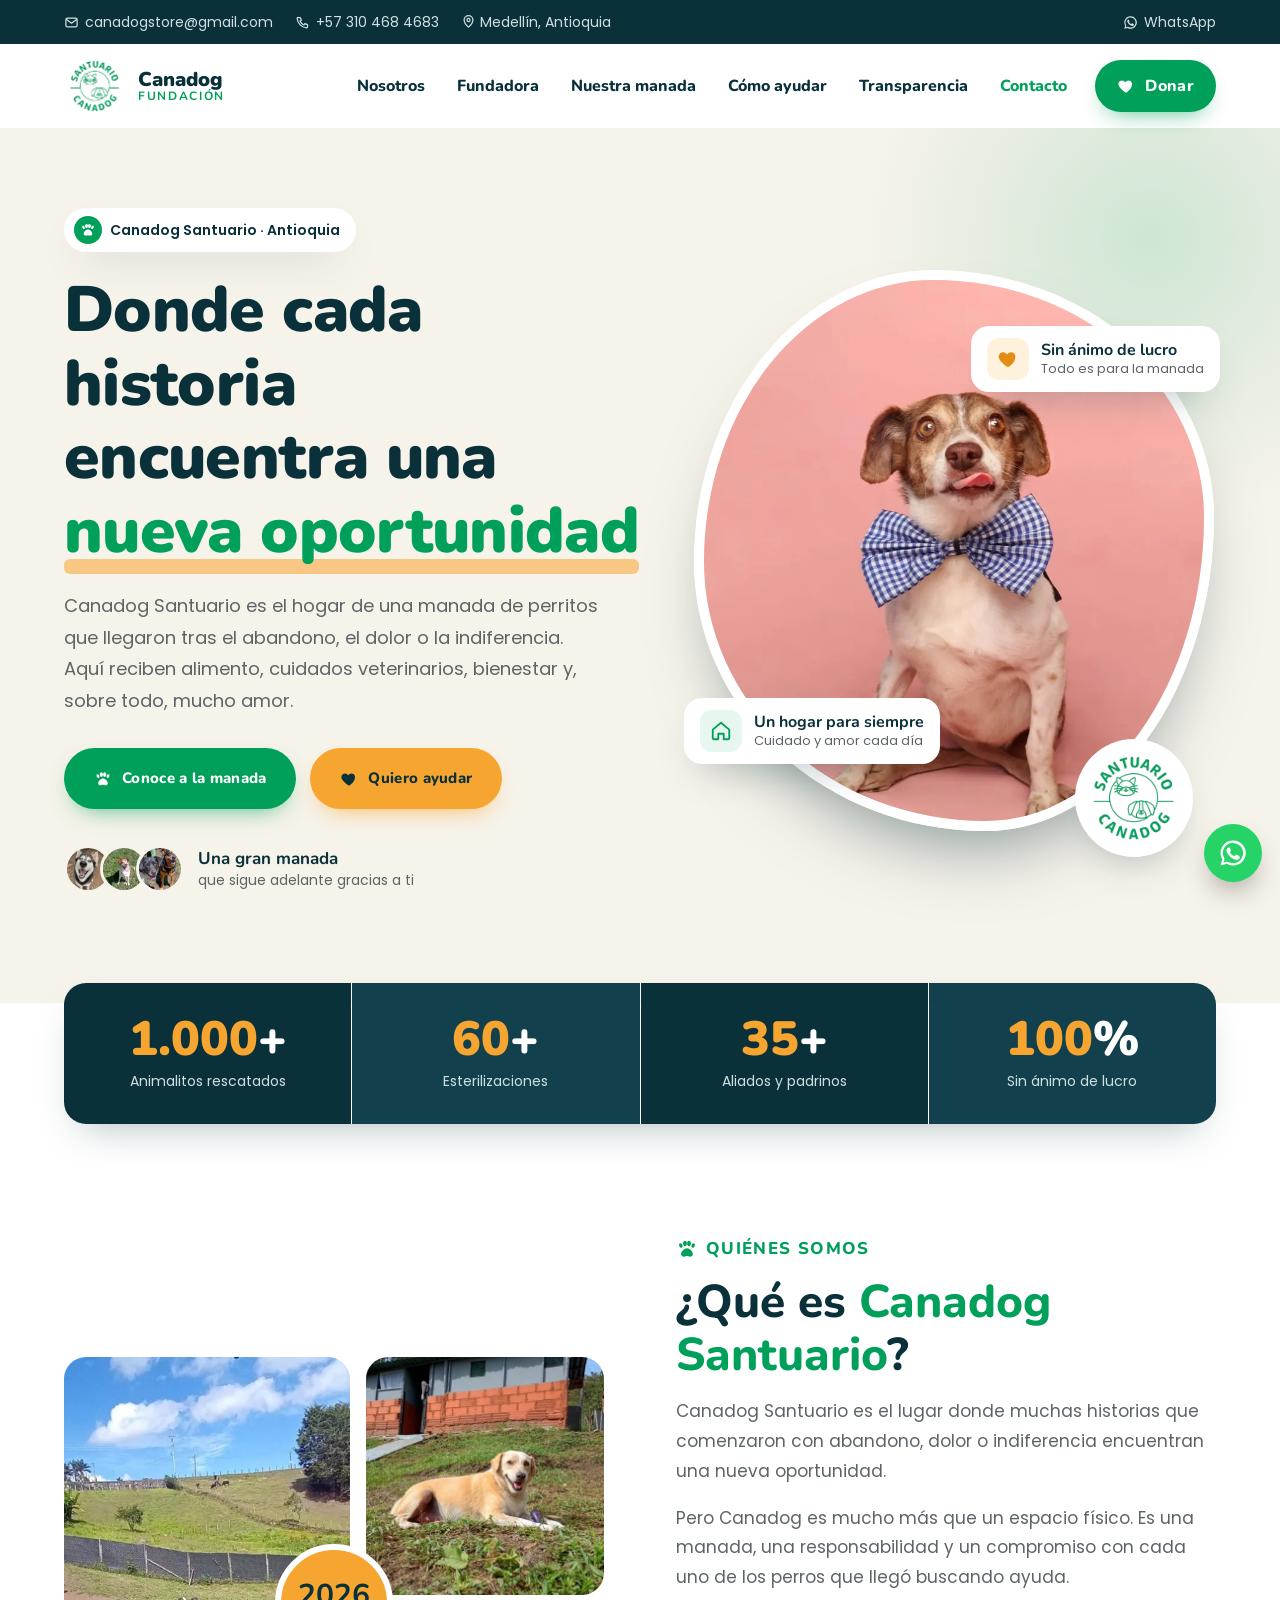
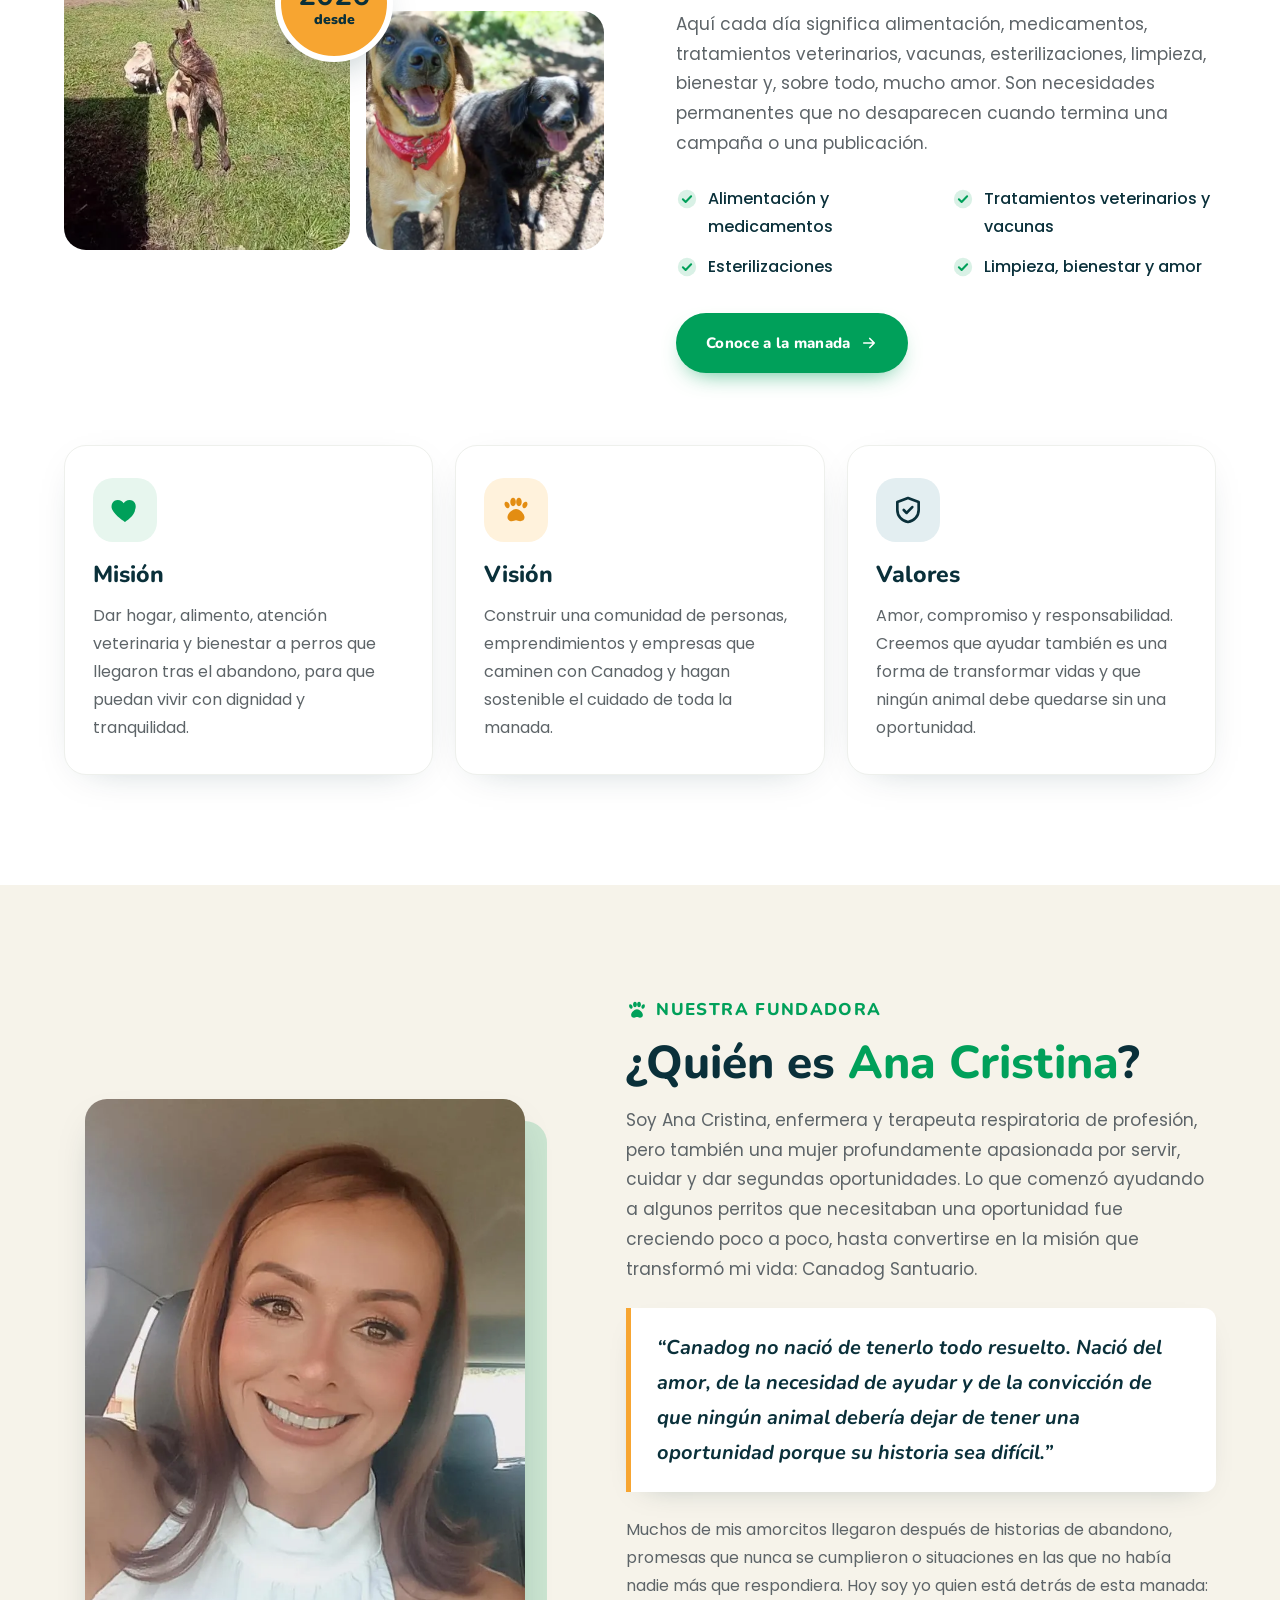
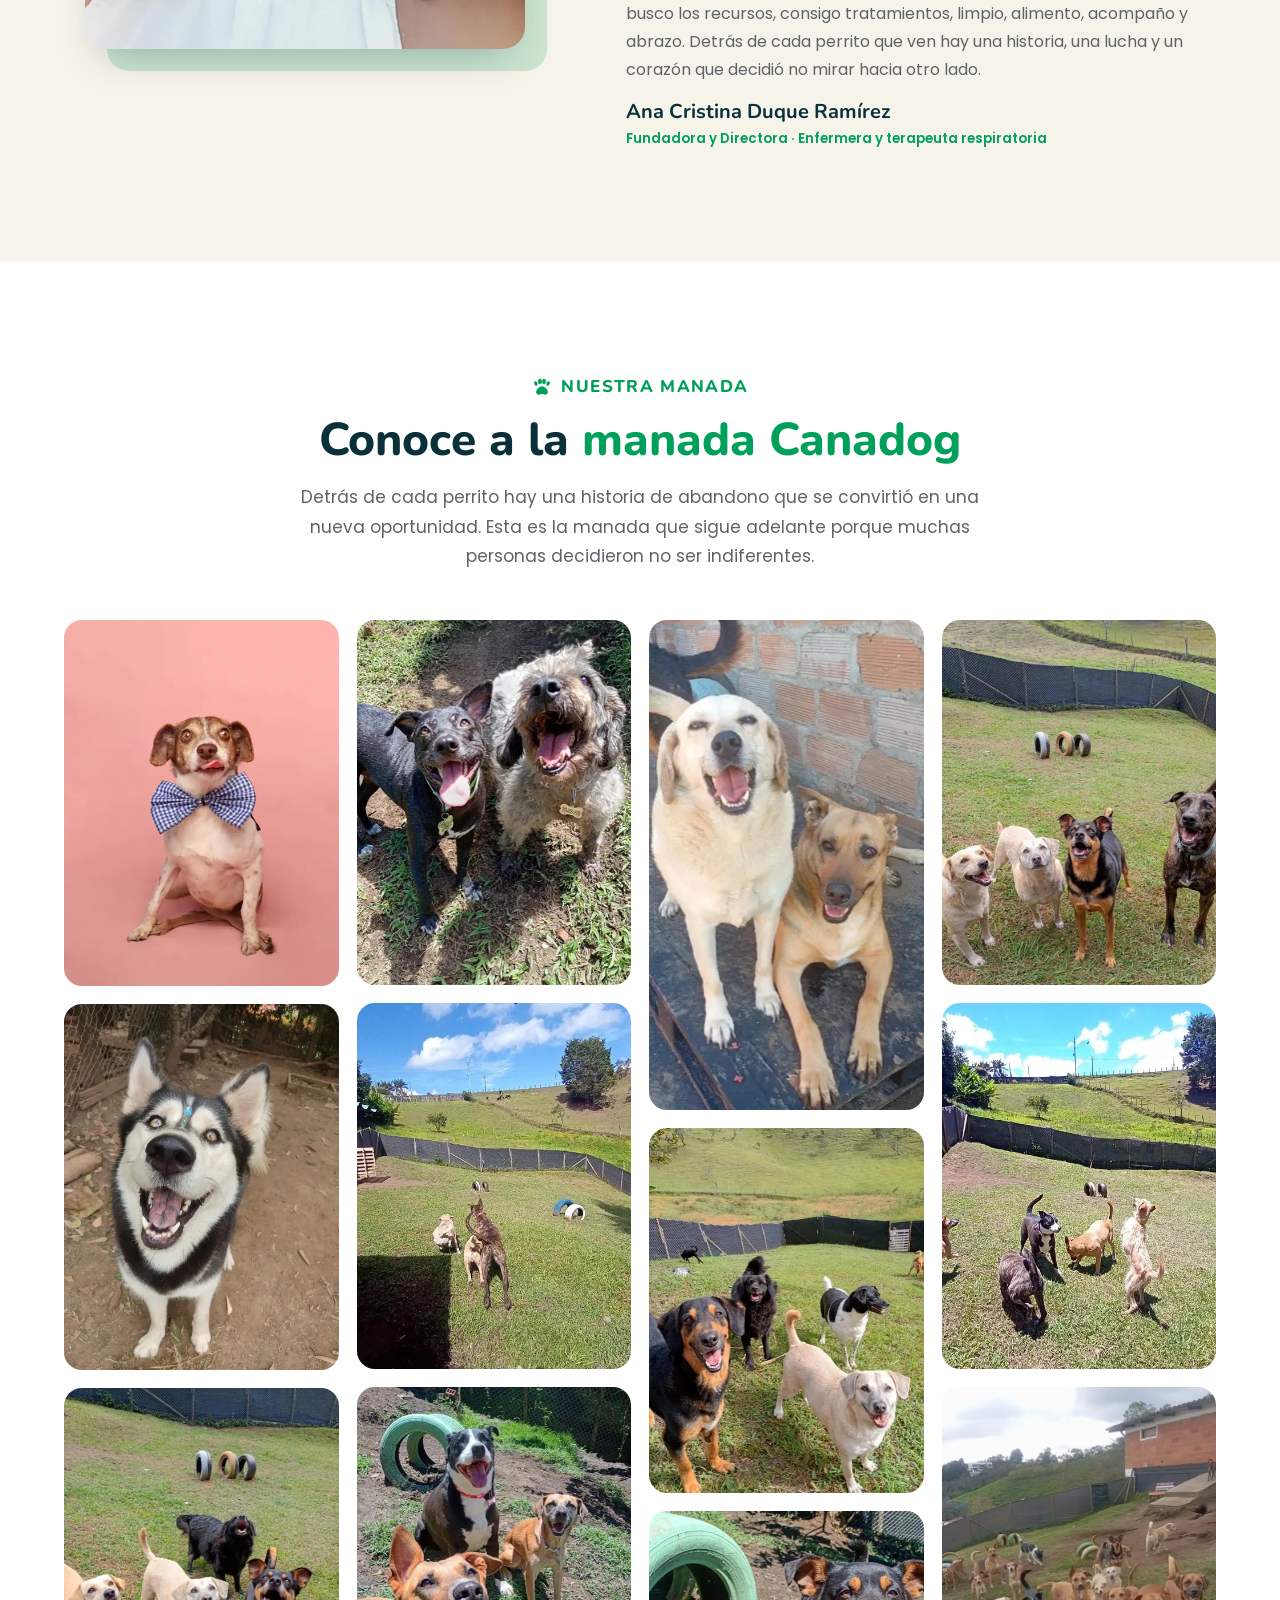
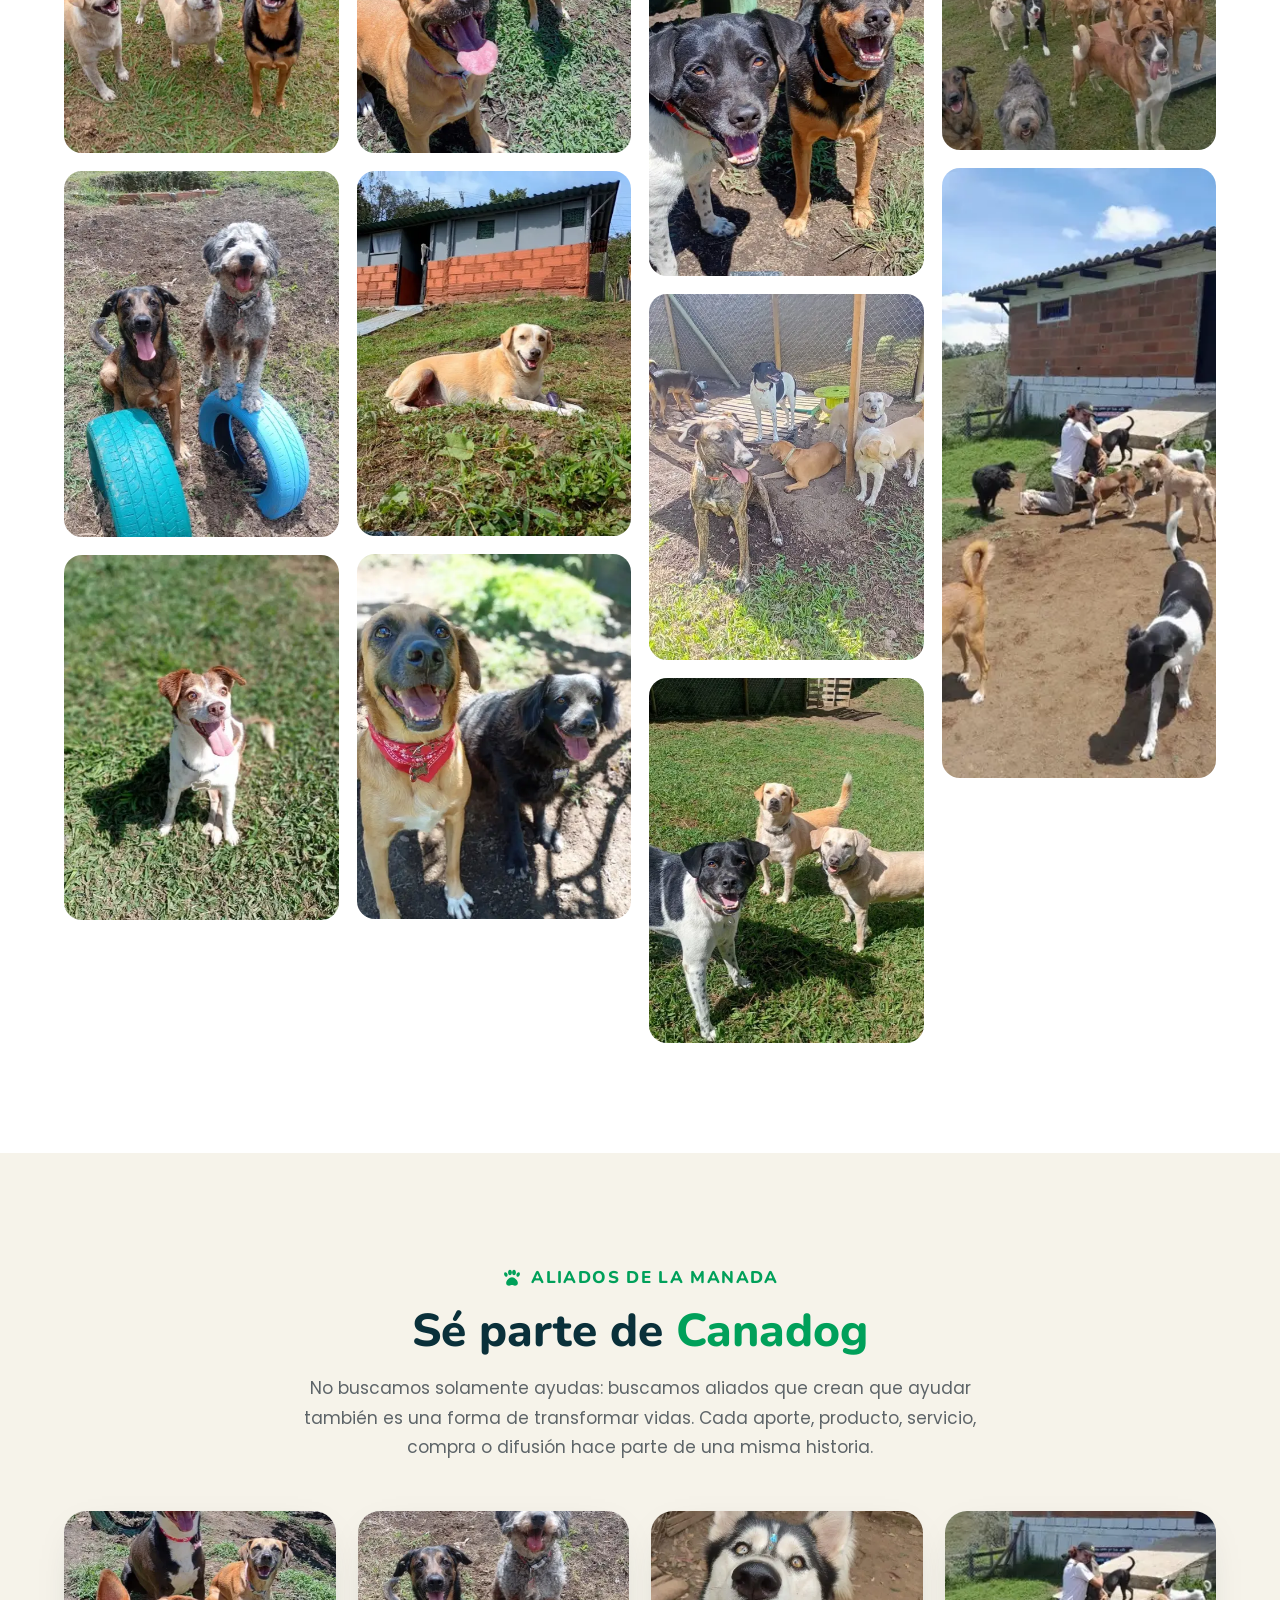
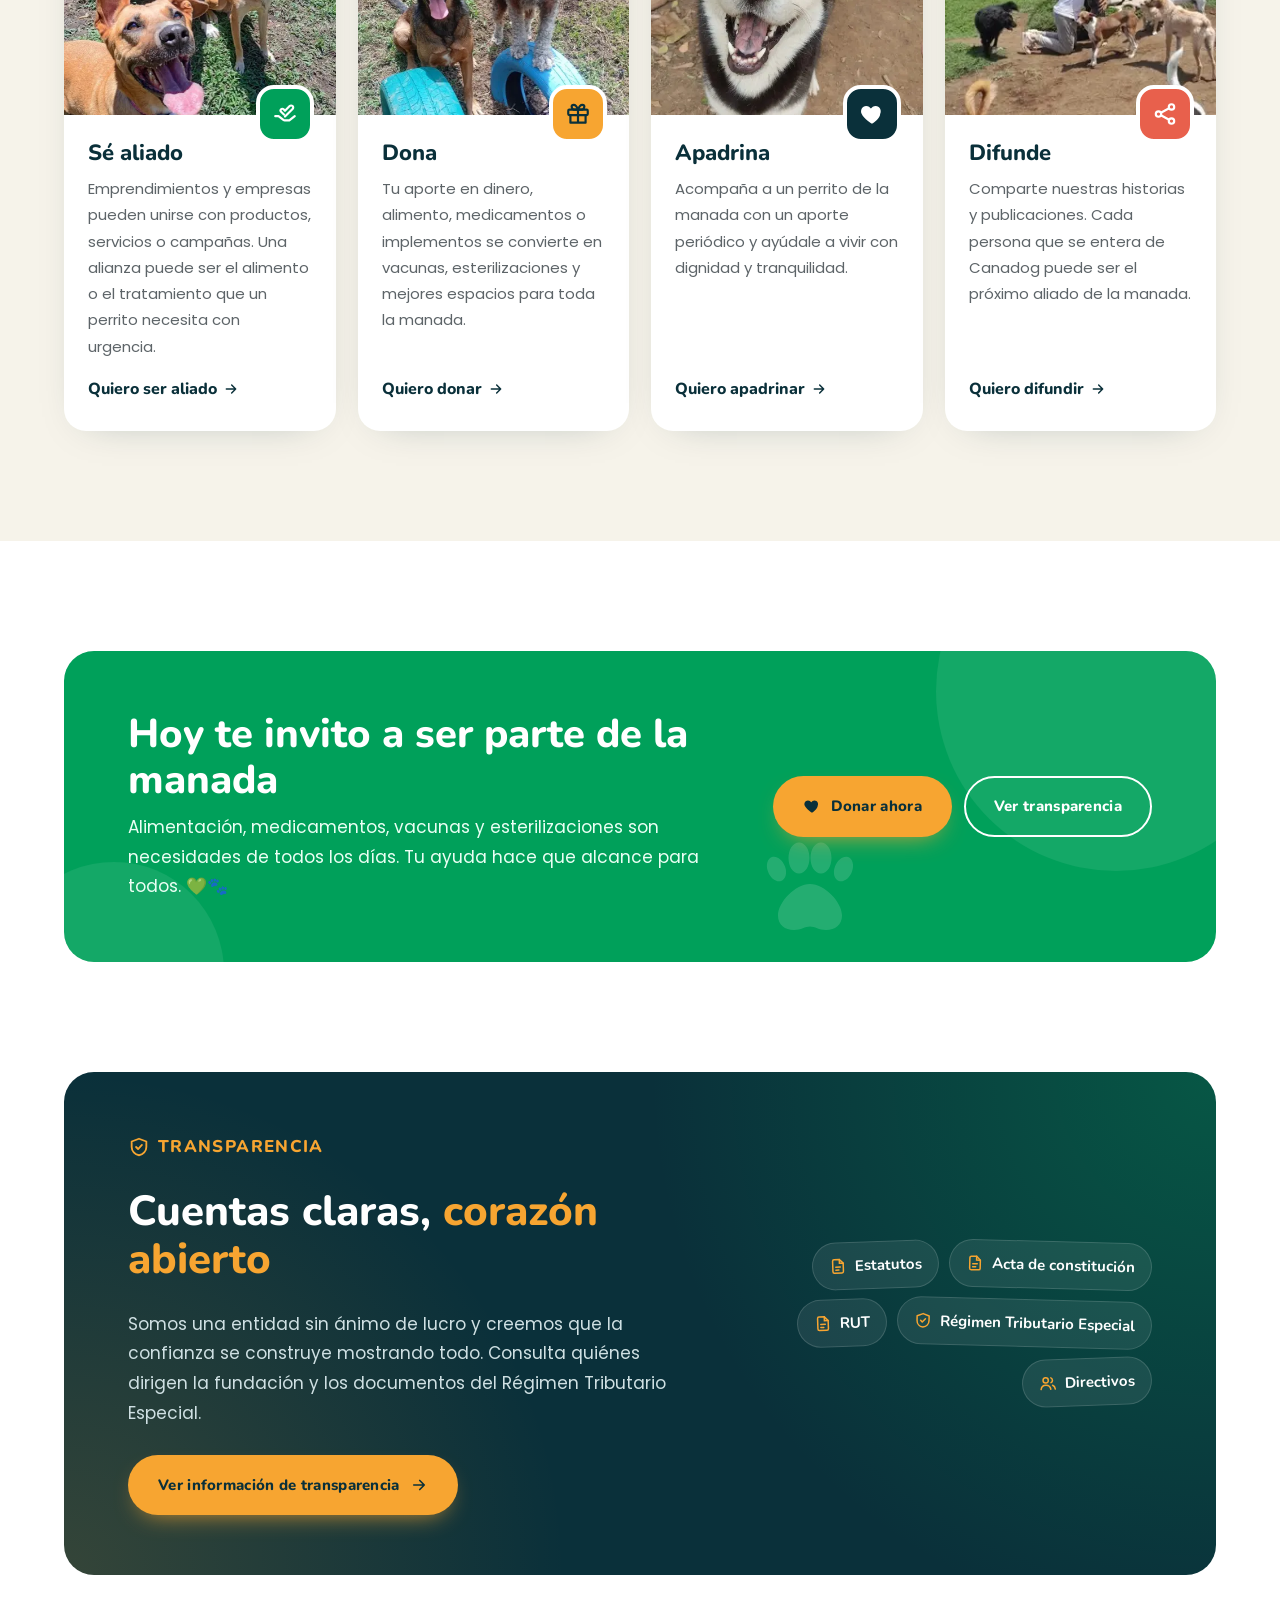
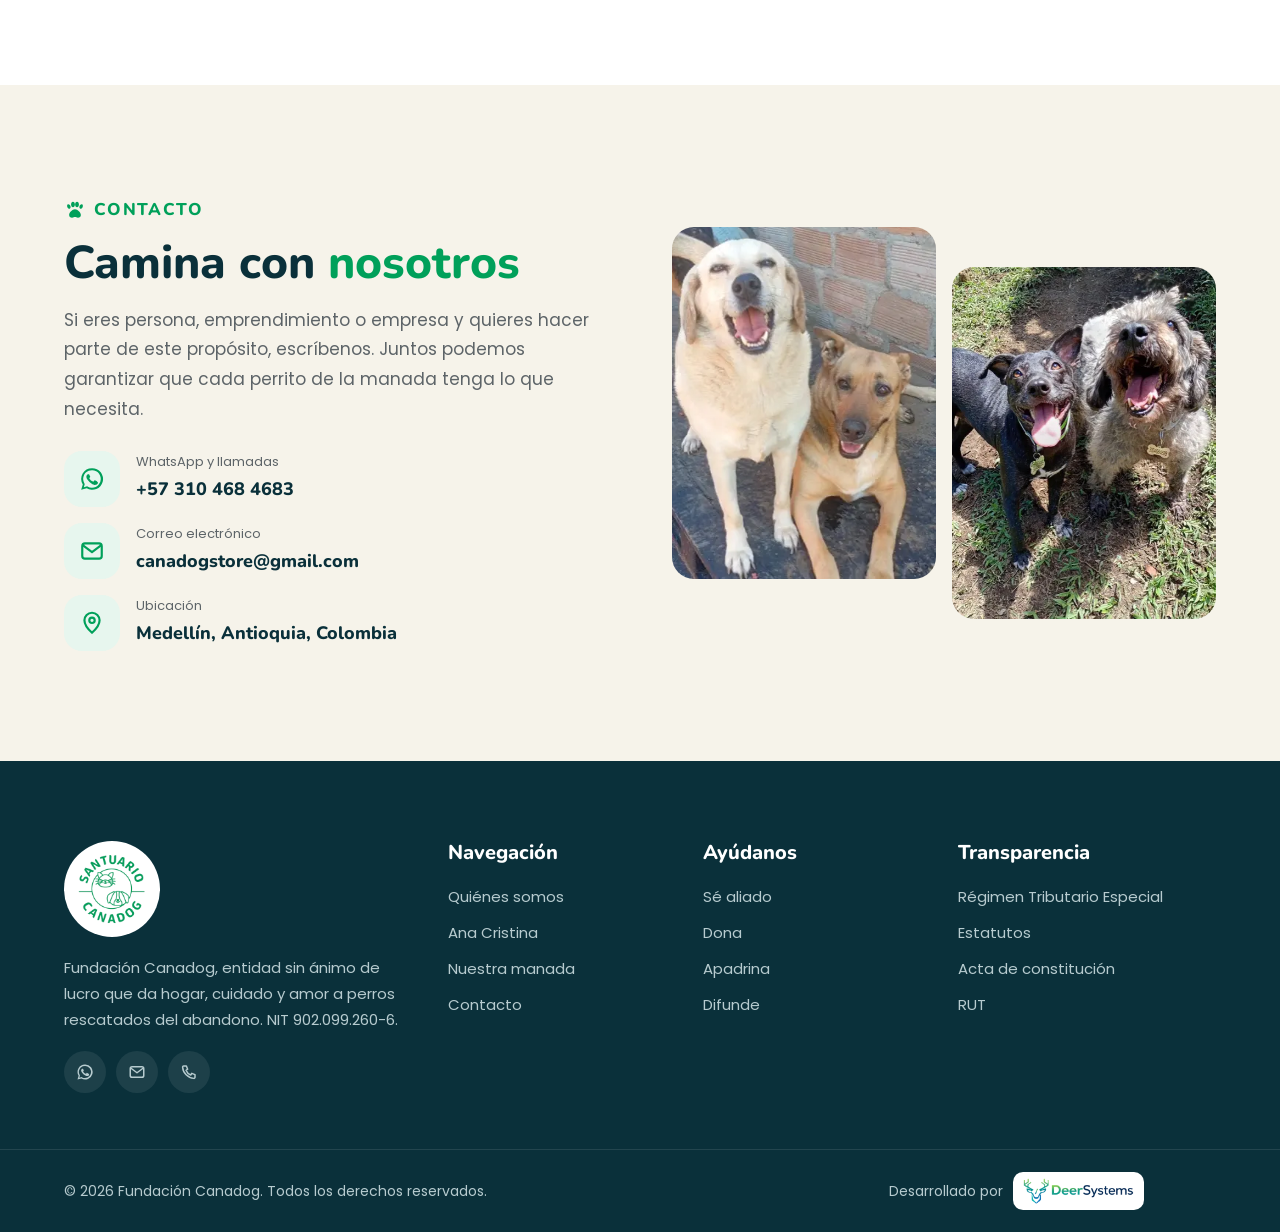
<file: index.html>
<!doctype html>
<html lang="es-CO" class="no-js">
<head>
  <meta charset="utf-8">
  <meta name="viewport" content="width=device-width, initial-scale=1">
  <title>Fundación Canadog | Santuario de perros rescatados en Medellín, Antioquia</title>
  <meta name="description" content="Canadog Santuario: más de 1.000 animalitos rescatados del abandono en Antioquia. Alimentación, tratamientos veterinarios, esterilizaciones y mucho amor. Dona, apadrina o sé aliado.">
  <meta name="keywords" content="Fundación Canadog, Canadog Santuario, santuario de perros Antioquia, perros rescatados Medellín, apadrinar perros, donar a fundación animal, aliados fundación animales, Ana Cristina Duque">
  <meta name="author" content="Fundación Canadog">
  <meta name="robots" content="index, follow, max-image-preview:large">
  <meta name="theme-color" content="#00a05a">
  <link rel="canonical" href="https://canadog.org/">

  <!-- Open Graph / redes sociales -->
  <meta property="og:type" content="website">
  <meta property="og:locale" content="es_CO">
  <meta property="og:site_name" content="Fundación Canadog">
  <meta property="og:title" content="Canadog Santuario | Una manada que sigue adelante gracias a ti">
  <meta property="og:description" content="Donde las historias de abandono encuentran una nueva oportunidad. Conoce a la manada Canadog y hazte aliado, padrino o donante.">
  <meta property="og:url" content="https://canadog.org/">
  <meta property="og:image" content="https://canadog.org/assets/img/og-canadog.jpg">
  <meta property="og:image:width" content="1200">
  <meta property="og:image:height" content="630">
  <meta property="og:image:alt" content="Logo del Santuario Canadog junto a un perrito rescatado con corbatín">
  <meta name="twitter:card" content="summary_large_image">
  <meta name="twitter:title" content="Canadog Santuario | Una manada que sigue adelante gracias a ti">
  <meta name="twitter:description" content="Donde las historias de abandono encuentran una nueva oportunidad. Conoce a la manada Canadog y hazte aliado, padrino o donante.">
  <meta name="twitter:image" content="https://canadog.org/assets/img/og-canadog.jpg">

  <link rel="icon" type="image/png" href="assets/img/favicon.png">
  <link rel="apple-touch-icon" href="assets/img/favicon.png">
  <link rel="manifest" href="site.webmanifest">

  <link rel="preconnect" href="https://fonts.googleapis.com">
  <link rel="preconnect" href="https://fonts.gstatic.com" crossorigin>
  <link href="https://fonts.googleapis.com/css2?family=Nunito:wght@700;800;900&family=Poppins:ital,wght@0,400;0,500;0,600;1,400&display=swap" rel="stylesheet">
  <link rel="preload" as="image" href="assets/img/animalitos/canadog-19.webp" fetchpriority="high">
  <link rel="stylesheet" href="assets/css/styles.css">

  <script type="application/ld+json">
  {
    "@context": "https://schema.org",
    "@graph": [
      {
        "@type": "NGO",
        "@id": "https://canadog.org/#organizacion",
        "name": "Fundación Canadog",
        "alternateName": "Santuario Canadog",
        "legalName": "Fundación Canadog",
        "taxID": "902.099.260-6",
        "nonprofitStatus": "NonprofitType",
        "foundingDate": "2026-06-23",
        "url": "https://canadog.org/",
        "logo": "https://canadog.org/assets/img/logo-canadog.png",
        "image": "https://canadog.org/assets/img/og-canadog.jpg",
        "description": "Santuario sin ánimo de lucro en Antioquia que brinda hogar, alimentación, atención veterinaria y bienestar a perros rescatados del abandono.",
        "email": "canadogstore@gmail.com",
        "telephone": "+57 310 468 4683",
        "address": {
          "@type": "PostalAddress",
          "addressLocality": "Medellín",
          "addressRegion": "Antioquia",
          "addressCountry": "CO"
        },
        "areaServed": "Antioquia, Colombia",
        "founder": {
          "@type": "Person",
          "name": "Ana Cristina Duque Ramírez",
          "jobTitle": "Fundadora y Directora",
          "image": "https://canadog.org/assets/img/ana-cristina-duque.webp"
        }
      },
      {
        "@type": "WebSite",
        "@id": "https://canadog.org/#sitio",
        "url": "https://canadog.org/",
        "name": "Fundación Canadog",
        "inLanguage": "es-CO",
        "publisher": { "@id": "https://canadog.org/#organizacion" }
      }
    ]
  }
  </script>
  <script>document.documentElement.classList.remove('no-js');</script>
</head>
<body>
  <!-- Iconos SVG reutilizables -->
  <svg width="0" height="0" style="position:absolute" aria-hidden="true" focusable="false">
    <symbol id="i-paw" viewBox="0 0 24 24"><path fill="currentColor" d="M12 11.2c-2.9 0-6.4 3.6-6.4 6.3 0 1.9 1.4 2.9 3.2 2.9 1.4 0 2.2-.7 3.2-.7s1.8.7 3.2.7c1.8 0 3.2-1 3.2-2.9 0-2.7-3.5-6.3-6.4-6.3ZM6.2 10.6c.9-.3 1.3-1.6.8-2.9-.5-1.4-1.7-2.2-2.6-1.9-.9.3-1.3 1.6-.8 2.9.5 1.4 1.7 2.2 2.6 1.9Zm3.6-1.5c1.2 0 2.1-1.4 2.1-3.1S11 2.9 9.8 2.9 7.7 4.3 7.7 6s.9 3.1 2.1 3.1Zm4.4 0c1.2 0 2.1-1.4 2.1-3.1s-.9-3.1-2.1-3.1-2.1 1.4-2.1 3.1.9 3.1 2.1 3.1Zm5.4-3.3c-.9-.3-2.1.5-2.6 1.9-.5 1.3-.1 2.6.8 2.9.9.3 2.1-.5 2.6-1.9.5-1.3.1-2.6-.8-2.9Z"/></symbol>
    <symbol id="i-heart" viewBox="0 0 24 24"><path fill="currentColor" d="M12 21s-7.5-4.6-9.6-9.3C.9 8.3 3 4.5 6.6 4.5c2.1 0 3.5 1.1 4.4 2.5.9-1.4 2.3-2.5 4.4-2.5 3.6 0 5.7 3.8 4.2 7.2C19.5 16.4 12 21 12 21Z"/></symbol>
    <symbol id="i-check" viewBox="0 0 24 24"><circle cx="12" cy="12" r="10" fill="currentColor" opacity=".15"/><path d="m7.5 12.3 3 3 6-6.3" fill="none" stroke="currentColor" stroke-width="2.2" stroke-linecap="round" stroke-linejoin="round"/></symbol>
    <symbol id="i-arrow" viewBox="0 0 24 24"><path d="M5 12h14m-6-6 6 6-6 6" fill="none" stroke="currentColor" stroke-width="2.2" stroke-linecap="round" stroke-linejoin="round"/></symbol>
    <symbol id="i-home" viewBox="0 0 24 24"><path d="M3 10.5 12 3l9 7.5V20a1 1 0 0 1-1 1h-5v-6H9v6H4a1 1 0 0 1-1-1v-9.5Z" fill="none" stroke="currentColor" stroke-width="2" stroke-linejoin="round"/></symbol>
    <symbol id="i-shield" viewBox="0 0 24 24"><path d="M12 3 4 6v6c0 4.6 3.4 8.3 8 9 4.6-.7 8-4.4 8-9V6l-8-3Z" fill="none" stroke="currentColor" stroke-width="2" stroke-linejoin="round"/><path d="m8.8 12 2.2 2.2 4.2-4.4" fill="none" stroke="currentColor" stroke-width="2" stroke-linecap="round" stroke-linejoin="round"/></symbol>
    <symbol id="i-med" viewBox="0 0 24 24"><rect x="3" y="6" width="18" height="14" rx="3" fill="none" stroke="currentColor" stroke-width="2"/><path d="M9 6V4.5A1.5 1.5 0 0 1 10.5 3h3A1.5 1.5 0 0 1 15 4.5V6M12 10v6m-3-3h6" fill="none" stroke="currentColor" stroke-width="2" stroke-linecap="round"/></symbol>
    <symbol id="i-users" viewBox="0 0 24 24"><circle cx="9" cy="8" r="3.5" fill="none" stroke="currentColor" stroke-width="2"/><path d="M2.5 20c.6-3.4 3.2-5.5 6.5-5.5s5.9 2.1 6.5 5.5M16 4.8a3.5 3.5 0 0 1 0 6.4M18 14.8c1.9.8 3.2 2.6 3.5 5.2" fill="none" stroke="currentColor" stroke-width="2" stroke-linecap="round"/></symbol>
    <symbol id="i-gift" viewBox="0 0 24 24"><rect x="3" y="8" width="18" height="5" rx="1" fill="none" stroke="currentColor" stroke-width="2"/><path d="M5 13v7h14v-7M12 8v12M12 8S10.5 3.5 8 3.5 5.5 7 8 8h4Zm0 0s1.5-4.5 4-4.5S18.5 7 16 8h-4Z" fill="none" stroke="currentColor" stroke-width="2" stroke-linejoin="round"/></symbol>
    <symbol id="i-hand" viewBox="0 0 24 24"><path d="M11 12.5 8.4 9.9a1.6 1.6 0 1 1 2.3-2.3L12 9l4.3-4.3a1.9 1.9 0 0 1 2.7 2.7L12 14.3M3 14h3l4.5 3.5a2 2 0 0 0 1.2.4H16l5-3.9" fill="none" stroke="currentColor" stroke-width="2" stroke-linecap="round" stroke-linejoin="round"/></symbol>
    <symbol id="i-share" viewBox="0 0 24 24"><circle cx="18" cy="5.5" r="2.5" fill="none" stroke="currentColor" stroke-width="2"/><circle cx="6" cy="12" r="2.5" fill="none" stroke="currentColor" stroke-width="2"/><circle cx="18" cy="18.5" r="2.5" fill="none" stroke="currentColor" stroke-width="2"/><path d="m8.2 10.8 7.6-4.1M8.2 13.2l7.6 4.1" fill="none" stroke="currentColor" stroke-width="2"/></symbol>
    <symbol id="i-phone" viewBox="0 0 24 24"><path d="M5 4h3.5l1.7 4.3-2.2 1.4a11 11 0 0 0 6.3 6.3l1.4-2.2L20 15.5V19a1.5 1.5 0 0 1-1.6 1.5C10.6 20 4 13.4 3.5 5.6A1.5 1.5 0 0 1 5 4Z" fill="none" stroke="currentColor" stroke-width="2" stroke-linejoin="round"/></symbol>
    <symbol id="i-mail" viewBox="0 0 24 24"><rect x="3" y="5" width="18" height="14" rx="2.5" fill="none" stroke="currentColor" stroke-width="2"/><path d="m4 7 8 6 8-6" fill="none" stroke="currentColor" stroke-width="2" stroke-linecap="round" stroke-linejoin="round"/></symbol>
    <symbol id="i-pin" viewBox="0 0 24 24"><path d="M12 21s7-6.2 7-11.5A7 7 0 0 0 5 9.5C5 14.8 12 21 12 21Z" fill="none" stroke="currentColor" stroke-width="2" stroke-linejoin="round"/><circle cx="12" cy="9.5" r="2.5" fill="none" stroke="currentColor" stroke-width="2"/></symbol>
    <symbol id="i-file" viewBox="0 0 24 24"><path d="M14 3H7a2 2 0 0 0-2 2v14a2 2 0 0 0 2 2h10a2 2 0 0 0 2-2V8l-5-5Z" fill="none" stroke="currentColor" stroke-width="2" stroke-linejoin="round"/><path d="M14 3v5h5M9 13h6M9 17h4" fill="none" stroke="currentColor" stroke-width="2" stroke-linecap="round"/></symbol>
    <symbol id="i-clock" viewBox="0 0 24 24"><circle cx="12" cy="12" r="9" fill="none" stroke="currentColor" stroke-width="2"/><path d="M12 7v5l3 2" fill="none" stroke="currentColor" stroke-width="2" stroke-linecap="round"/></symbol>
    <symbol id="i-zoom" viewBox="0 0 24 24"><circle cx="11" cy="11" r="6.5" fill="none" stroke="currentColor" stroke-width="2.2"/><path d="m16 16 4.5 4.5M11 8.5v5M8.5 11h5" fill="none" stroke="currentColor" stroke-width="2.2" stroke-linecap="round"/></symbol>
    <symbol id="i-close" viewBox="0 0 24 24"><path d="m6 6 12 12M18 6 6 18" fill="none" stroke="currentColor" stroke-width="2.2" stroke-linecap="round"/></symbol>
    <symbol id="i-left" viewBox="0 0 24 24"><path d="m15 5-7 7 7 7" fill="none" stroke="currentColor" stroke-width="2.2" stroke-linecap="round" stroke-linejoin="round"/></symbol>
    <symbol id="i-right" viewBox="0 0 24 24"><path d="m9 5 7 7-7 7" fill="none" stroke="currentColor" stroke-width="2.2" stroke-linecap="round" stroke-linejoin="round"/></symbol>
    <symbol id="i-menu" viewBox="0 0 24 24"><path d="M4 7h16M4 12h16M4 17h10" fill="none" stroke="currentColor" stroke-width="2.2" stroke-linecap="round"/></symbol>
    <symbol id="i-whatsapp" viewBox="0 0 24 24"><path fill="currentColor" d="M12 2a9.9 9.9 0 0 0-8.5 15L2 22l5.1-1.4A10 10 0 1 0 12 2Zm0 18.1a8.1 8.1 0 0 1-4.2-1.2l-.3-.2-3 .8.8-2.9-.2-.3A8.1 8.1 0 1 1 12 20.1Zm4.5-6.1c-.2-.1-1.5-.7-1.7-.8-.2-.1-.4-.1-.6.1l-.8 1c-.1.2-.3.2-.5.1a6.6 6.6 0 0 1-3.3-2.9c-.2-.4.2-.4.7-1.3.1-.2 0-.3 0-.4l-.8-1.8c-.2-.5-.4-.4-.6-.4h-.5a1 1 0 0 0-.7.3 3 3 0 0 0-.9 2.2 5.2 5.2 0 0 0 1.1 2.7 11.8 11.8 0 0 0 4.5 4c1.7.7 2.3.8 3.2.6.5-.1 1.5-.6 1.7-1.2.2-.6.2-1.1.2-1.2-.1-.1-.3-.2-.5-.3Z"/></symbol>
  </svg>

  <a class="skip-link" href="#contenido">Saltar al contenido</a>

  <div class="topbar">
    <div class="container">
      <div class="topbar__info">
        <a href="mailto:canadogstore@gmail.com"><svg aria-hidden="true"><use href="#i-mail"/></svg>canadogstore@gmail.com</a>
        <a href="tel:+573104684683"><svg aria-hidden="true"><use href="#i-phone"/></svg>+57 310 468 4683</a>
        <span><svg aria-hidden="true" style="width:15px;height:15px;vertical-align:-2px"><use href="#i-pin"/></svg> Medellín, Antioquia</span>
      </div>
      <div class="topbar__social">
        <a href="https://wa.me/573104684683" target="_blank" rel="noopener" aria-label="Escríbenos por WhatsApp"><svg aria-hidden="true"><use href="#i-whatsapp"/></svg>WhatsApp</a>
      </div>
    </div>
  </div>

  <header class="site-header" id="top">
    <div class="container">
      <a class="brand" href="#top" aria-label="Fundación Canadog, ir al inicio">
        <img src="assets/img/logo-canadog.webp" alt="Logo Santuario Canadog" width="62" height="62">
        <span class="brand__name">Canadog <small>Fundación</small></span>
      </a>
      <button class="nav-toggle" type="button" aria-controls="menu" aria-expanded="false" aria-label="Abrir menú">
        <svg aria-hidden="true"><use href="#i-menu"/></svg>
      </button>
      <nav class="nav" id="menu" aria-label="Menú principal">
        <ul class="nav__list">
          <li><a href="#nosotros">Nosotros</a></li>
          <li><a href="#fundadora">Fundadora</a></li>
          <li><a href="#peludos">Nuestra manada</a></li>
          <li><a href="#ayudar">Cómo ayudar</a></li>
          <li><a href="transparencia/">Transparencia</a></li>
          <li><a href="#contacto">Contacto</a></li>
          <li class="nav__cta"><a class="btn btn--sm" href="#ayudar"><svg aria-hidden="true"><use href="#i-heart"/></svg>Donar</a></li>
        </ul>
      </nav>
    </div>
  </header>

  <main id="contenido">

    <!-- ============ HERO ============ -->
    <section class="hero" aria-labelledby="hero-title">
      <div class="container">
        <div class="hero__text reveal">
          <p class="hero__eyebrow"><span><svg aria-hidden="true"><use href="#i-paw"/></svg></span>Canadog Santuario · Antioquia</p>
          <h1 id="hero-title">Donde cada historia encuentra&nbsp;una <em>nueva oportunidad</em></h1>
          <p class="hero__lead">Canadog Santuario es el hogar de una manada de perritos que llegaron tras el abandono, el dolor o la indiferencia. Aquí reciben alimento, cuidados veterinarios, bienestar y, sobre todo, mucho amor.</p>
          <div class="hero__actions">
            <a class="btn" href="#peludos"><svg aria-hidden="true"><use href="#i-paw"/></svg>Conoce a la manada</a>
            <a class="btn btn--accent" href="#ayudar"><svg aria-hidden="true"><use href="#i-heart"/></svg>Quiero ayudar</a>
          </div>
          <div class="hero__trust">
            <div class="avatars" aria-hidden="true">
              <img src="assets/img/animalitos/thumbs/canadog-07.webp" alt="" width="48" height="48">
              <img src="assets/img/animalitos/thumbs/canadog-10.webp" alt="" width="48" height="48">
              <img src="assets/img/animalitos/thumbs/canadog-16.webp" alt="" width="48" height="48">
            </div>
            <p><strong>Una gran manada</strong>que sigue adelante gracias a ti</p>
          </div>
        </div>

        <div class="hero__media reveal">
          <div class="hero__blob">
            <img src="assets/img/animalitos/canadog-19.webp"
                 srcset="assets/img/animalitos/thumbs/canadog-19.webp 480w, assets/img/animalitos/canadog-19.webp 825w"
                 sizes="(min-width: 992px) 520px, 90vw"
                 alt="Perrito criollo rescatado por la Fundación Canadog, con corbatín de cuadros sobre fondo rosado"
                 width="825" height="1100" fetchpriority="high">
          </div>
          <div class="hero__badge hero__badge--a floating">
            <span class="ico"><svg aria-hidden="true"><use href="#i-home"/></svg></span>
            <span><strong>Un hogar para siempre</strong>Cuidado y amor cada día</span>
          </div>
          <div class="hero__badge hero__badge--b floating floating--delay">
            <span class="ico"><svg aria-hidden="true"><use href="#i-heart"/></svg></span>
            <span><strong>Sin ánimo de lucro</strong>Todo es para la manada</span>
          </div>
          <img class="hero__logo" src="assets/img/logo-canadog.webp" alt="" width="118" height="118" aria-hidden="true">
        </div>
      </div>
    </section>

    <!-- ============ CONTADORES ============ -->
    <!-- PLACEHOLDER: "1.000+ animalitos rescatados" es real; las demás cifras aún son de ejemplo -->
    <section class="stats" aria-label="Canadog en cifras">
      <div class="container">
        <div class="stats__grid">
          <div class="stat"><strong><span data-count="1000">1.000</span>+</strong><p>Animalitos rescatados</p></div>
          <div class="stat"><strong><span data-count="60">60</span>+</strong><p>Esterilizaciones</p></div>
          <div class="stat"><strong><span data-count="35">35</span>+</strong><p>Aliados y padrinos</p></div>
          <div class="stat"><strong><span data-count="100">100</span>%</strong><p>Sin ánimo de lucro</p></div>
        </div>
      </div>
    </section>

    <!-- ============ NOSOTROS ============ -->
    <section class="section" id="nosotros" aria-labelledby="nosotros-title">
      <div class="container">
        <div class="about">
          <div class="about__collage reveal">
            <img class="tall" src="assets/img/animalitos/thumbs/canadog-09.webp" alt="Vista del Santuario Canadog entre montañas, con perros jugando en el prado" width="480" height="640" loading="lazy">
            <img class="sq" src="assets/img/animalitos/thumbs/canadog-06.webp" alt="Perrita de pelaje dorado descansando en el césped junto a la casa del santuario" width="481" height="640" loading="lazy">
            <img class="sq" src="assets/img/animalitos/thumbs/canadog-13.webp" alt="Perrita con pañoleta roja junto a un perro negro en el santuario" width="481" height="640" loading="lazy">
            <div class="about__stamp" aria-hidden="true"><span><b>2026</b>desde</span></div>
          </div>
          <div class="reveal">
            <div class="section-title" style="margin-bottom:0">
              <p class="sub-title"><svg aria-hidden="true"><use href="#i-paw"/></svg>Quiénes somos</p>
              <h2 id="nosotros-title">¿Qué es <span>Canadog Santuario</span>?</h2>
              <p>Canadog Santuario es el lugar donde muchas historias que comenzaron con abandono, dolor o indiferencia encuentran una nueva oportunidad.</p>
              <p>Pero Canadog es mucho más que un espacio físico. Es una manada, una responsabilidad y un compromiso con cada uno de los perros que llegó buscando ayuda.</p>
              <p>Aquí cada día significa alimentación, medicamentos, tratamientos veterinarios, vacunas, esterilizaciones, limpieza, bienestar y, sobre todo, mucho amor. Son necesidades permanentes que no desaparecen cuando termina una campaña o una publicación.</p>
            </div>
            <ul class="checklist">
              <li><svg aria-hidden="true"><use href="#i-check"/></svg>Alimentación y medicamentos</li>
              <li><svg aria-hidden="true"><use href="#i-check"/></svg>Tratamientos veterinarios y vacunas</li>
              <li><svg aria-hidden="true"><use href="#i-check"/></svg>Esterilizaciones</li>
              <li><svg aria-hidden="true"><use href="#i-check"/></svg>Limpieza, bienestar y amor</li>
            </ul>
            <a class="btn" href="#peludos">Conoce a la manada <svg aria-hidden="true"><use href="#i-arrow"/></svg></a>
          </div>
        </div>

        <div class="pillars">
          <article class="pillar reveal">
            <div class="ico"><svg aria-hidden="true"><use href="#i-heart"/></svg></div>
            <h3>Misión</h3>
            <p>Dar hogar, alimento, atención veterinaria y bienestar a perros que llegaron tras el abandono, para que puedan vivir con dignidad y tranquilidad.</p>
          </article>
          <article class="pillar reveal">
            <div class="ico"><svg aria-hidden="true"><use href="#i-paw"/></svg></div>
            <h3>Visión</h3>
            <p>Construir una comunidad de personas, emprendimientos y empresas que caminen con Canadog y hagan sostenible el cuidado de toda la manada.</p>
          </article>
          <article class="pillar reveal">
            <div class="ico"><svg aria-hidden="true"><use href="#i-shield"/></svg></div>
            <h3>Valores</h3>
            <p>Amor, compromiso y responsabilidad. Creemos que ayudar también es una forma de transformar vidas y que ningún animal debe quedarse sin una oportunidad.</p>
          </article>
        </div>
      </div>
    </section>

    <!-- ============ FUNDADORA ============ -->
    <section class="section section--cream" id="fundadora" aria-labelledby="fundadora-title">
      <div class="container">
        <div class="founder">
          <div class="founder__photo reveal">
            <img class="founder__img" src="assets/img/ana-cristina-duque.webp" alt="Ana Cristina Duque Ramírez, fundadora y directora de Canadog Santuario" width="720" height="900" loading="lazy">
          </div>
          <div class="reveal">
            <div class="section-title" style="margin-bottom:0">
              <p class="sub-title"><svg aria-hidden="true"><use href="#i-paw"/></svg>Nuestra fundadora</p>
              <h2 id="fundadora-title">¿Quién es <span>Ana Cristina</span>?</h2>
              <p>Soy Ana Cristina, enfermera y terapeuta respiratoria de profesión, pero también una mujer profundamente apasionada por servir, cuidar y dar segundas oportunidades. Lo que comenzó ayudando a algunos perritos que necesitaban una oportunidad fue creciendo poco a poco, hasta convertirse en la misión que transformó mi vida: Canadog Santuario.</p>
            </div>
            <blockquote>“Canadog no nació de tenerlo todo resuelto. Nació del amor, de la necesidad de ayudar y de la convicción de que ningún animal debería dejar de tener una oportunidad porque su historia sea difícil.”</blockquote>
            <p>Muchos de mis amorcitos llegaron después de historias de abandono, promesas que nunca se cumplieron o situaciones en las que no había nadie más que respondiera. Hoy soy yo quien está detrás de esta manada: busco los recursos, consigo tratamientos, limpio, alimento, acompaño y abrazo. Detrás de cada perrito que ven hay una historia, una lucha y un corazón que decidió no mirar hacia otro lado.</p>
            <div class="founder__sign">
              <div>
                <strong>Ana Cristina Duque Ramírez</strong>
                <small>Fundadora y Directora · Enfermera y terapeuta respiratoria</small>
              </div>
            </div>
          </div>
        </div>
      </div>
    </section>

    <!-- ============ GALERÍA ============ -->
    <section class="section" id="peludos" aria-labelledby="peludos-title">
      <div class="container">
        <div class="section-title section-title--center reveal">
          <p class="sub-title"><svg aria-hidden="true"><use href="#i-paw"/></svg>Nuestra manada</p>
          <h2 id="peludos-title">Conoce a la <span>manada Canadog</span></h2>
          <p>Detrás de cada perrito hay una historia de abandono que se convirtió en una nueva oportunidad. Esta es la manada que sigue adelante porque muchas personas decidieron no ser indiferentes.</p>
        </div>

        <div class="gallery" data-gallery>
          <button class="gallery__item" type="button" data-full="assets/img/animalitos/canadog-19.webp"><img src="assets/img/animalitos/thumbs/canadog-19.webp" alt="Perrito criollo con corbatín de cuadros sobre fondo rosado" width="480" height="640" loading="lazy"><span class="gallery__zoom" aria-hidden="true"><svg><use href="#i-zoom"/></svg></span></button>
          <button class="gallery__item" type="button" data-full="assets/img/animalitos/canadog-07.webp"><img src="assets/img/animalitos/thumbs/canadog-07.webp" alt="Perro husky de ojos claros mirando a la cámara en el santuario" width="480" height="640" loading="lazy"><span class="gallery__zoom" aria-hidden="true"><svg><use href="#i-zoom"/></svg></span></button>
          <button class="gallery__item" type="button" data-full="assets/img/animalitos/canadog-02.webp"><img src="assets/img/animalitos/thumbs/canadog-02.webp" alt="Cuatro perros rescatados posando en el prado del santuario" width="481" height="640" loading="lazy"><span class="gallery__zoom" aria-hidden="true"><svg><use href="#i-zoom"/></svg></span></button>
          <button class="gallery__item" type="button" data-full="assets/img/animalitos/canadog-12.webp"><img src="assets/img/animalitos/thumbs/canadog-12.webp" alt="Dos perros apoyados sobre llantas de colores en el parque de juegos" width="481" height="640" loading="lazy"><span class="gallery__zoom" aria-hidden="true"><svg><use href="#i-zoom"/></svg></span></button>
          <button class="gallery__item" type="button" data-full="assets/img/animalitos/canadog-10.webp"><img src="assets/img/animalitos/thumbs/canadog-10.webp" alt="Perrito blanco con manchas cafés sentado en el césped" width="481" height="640" loading="lazy"><span class="gallery__zoom" aria-hidden="true"><svg><use href="#i-zoom"/></svg></span></button>
          <button class="gallery__item" type="button" data-full="assets/img/animalitos/canadog-18.webp"><img src="assets/img/animalitos/thumbs/canadog-18.webp" alt="Perro negro y perro lanudo gris sonriendo a la cámara" width="481" height="640" loading="lazy"><span class="gallery__zoom" aria-hidden="true"><svg><use href="#i-zoom"/></svg></span></button>
          <button class="gallery__item" type="button" data-full="assets/img/animalitos/canadog-09.webp"><img src="assets/img/animalitos/thumbs/canadog-09.webp" alt="Vista del Santuario Canadog entre montañas con perros jugando" width="480" height="640" loading="lazy"><span class="gallery__zoom" aria-hidden="true"><svg><use href="#i-zoom"/></svg></span></button>
          <button class="gallery__item" type="button" data-full="assets/img/animalitos/canadog-15.webp"><img src="assets/img/animalitos/thumbs/canadog-15.webp" alt="Tres perros felices junto a las llantas del parque de juegos" width="481" height="640" loading="lazy"><span class="gallery__zoom" aria-hidden="true"><svg><use href="#i-zoom"/></svg></span></button>
          <button class="gallery__item" type="button" data-full="assets/img/animalitos/canadog-06.webp"><img src="assets/img/animalitos/thumbs/canadog-06.webp" alt="Perrita dorada descansando en el césped frente a la casa del santuario" width="481" height="640" loading="lazy"><span class="gallery__zoom" aria-hidden="true"><svg><use href="#i-zoom"/></svg></span></button>
          <button class="gallery__item" type="button" data-full="assets/img/animalitos/canadog-13.webp"><img src="assets/img/animalitos/thumbs/canadog-13.webp" alt="Perrita con pañoleta roja junto a un perro negro" width="481" height="640" loading="lazy"><span class="gallery__zoom" aria-hidden="true"><svg><use href="#i-zoom"/></svg></span></button>
          <button class="gallery__item" type="button" data-full="assets/img/animalitos/canadog-17.webp"><img src="assets/img/animalitos/thumbs/canadog-17.webp" alt="Perra labradora y perro criollo sentados juntos" width="359" height="640" loading="lazy"><span class="gallery__zoom" aria-hidden="true"><svg><use href="#i-zoom"/></svg></span></button>
          <button class="gallery__item" type="button" data-full="assets/img/animalitos/canadog-05.webp"><img src="assets/img/animalitos/thumbs/canadog-05.webp" alt="Perros jugando en el prado del santuario" width="481" height="640" loading="lazy"><span class="gallery__zoom" aria-hidden="true"><svg><use href="#i-zoom"/></svg></span></button>
          <button class="gallery__item" type="button" data-full="assets/img/animalitos/canadog-16.webp"><img src="assets/img/animalitos/thumbs/canadog-16.webp" alt="Dos perros criollos sonriendo a la cámara" width="481" height="640" loading="lazy"><span class="gallery__zoom" aria-hidden="true"><svg><use href="#i-zoom"/></svg></span></button>
          <button class="gallery__item" type="button" data-full="assets/img/animalitos/canadog-08.webp"><img src="assets/img/animalitos/thumbs/canadog-08.webp" alt="Perros compartiendo bajo la sombra en el santuario" width="480" height="640" loading="lazy"><span class="gallery__zoom" aria-hidden="true"><svg><use href="#i-zoom"/></svg></span></button>
          <button class="gallery__item" type="button" data-full="assets/img/animalitos/canadog-14.webp"><img src="assets/img/animalitos/thumbs/canadog-14.webp" alt="Perros de distintas razas disfrutando del césped" width="481" height="640" loading="lazy"><span class="gallery__zoom" aria-hidden="true"><svg><use href="#i-zoom"/></svg></span></button>
          <button class="gallery__item" type="button" data-full="assets/img/animalitos/canadog-03.webp"><img src="assets/img/animalitos/thumbs/canadog-03.webp" alt="Grupo de perros sonrientes en la zona verde del santuario" width="481" height="640" loading="lazy"><span class="gallery__zoom" aria-hidden="true"><svg><use href="#i-zoom"/></svg></span></button>
          <button class="gallery__item" type="button" data-full="assets/img/animalitos/canadog-11.webp"><img src="assets/img/animalitos/thumbs/canadog-11.webp" alt="Perros explorando el prado bajo el cielo azul" width="480" height="640" loading="lazy"><span class="gallery__zoom" aria-hidden="true"><svg><use href="#i-zoom"/></svg></span></button>
          <button class="gallery__item" type="button" data-full="assets/img/animalitos/canadog-04.webp"><img src="assets/img/animalitos/thumbs/canadog-04.webp" alt="Manada de perros rescatados en el santuario" width="484" height="640" loading="lazy"><span class="gallery__zoom" aria-hidden="true"><svg><use href="#i-zoom"/></svg></span></button>
          <button class="gallery__item" type="button" data-full="assets/img/animalitos/canadog-01.webp"><img src="assets/img/animalitos/thumbs/canadog-01.webp" alt="Persona compartiendo con varios perros en el patio del santuario" width="288" height="640" loading="lazy"><span class="gallery__zoom" aria-hidden="true"><svg><use href="#i-zoom"/></svg></span></button>
        </div>
      </div>
    </section>

    <!-- ============ CÓMO AYUDAR ============ -->
    <section class="section section--cream" id="ayudar" aria-labelledby="ayudar-title">
      <div class="container">
        <div class="section-title section-title--center reveal">
          <p class="sub-title"><svg aria-hidden="true"><use href="#i-paw"/></svg>Aliados de la manada</p>
          <h2 id="ayudar-title">Sé parte de <span>Canadog</span></h2>
          <p>No buscamos solamente ayudas: buscamos aliados que crean que ayudar también es una forma de transformar vidas. Cada aporte, producto, servicio, compra o difusión hace parte de una misma historia.</p>
        </div>
        <div class="help-grid">
          <article class="help-card reveal">
            <div class="help-card__img"><img src="assets/img/animalitos/thumbs/canadog-15.webp" alt="Perros del santuario que se benefician de las alianzas" width="481" height="640" loading="lazy"></div>
            <div class="help-card__body">
              <span class="help-card__ico"><svg aria-hidden="true"><use href="#i-hand"/></svg></span>
              <h3>Sé aliado</h3>
              <p>Emprendimientos y empresas pueden unirse con productos, servicios o campañas. Una alianza puede ser el alimento o el tratamiento que un perrito necesita con urgencia.</p>
              <a class="link-arrow" href="https://wa.me/573104684683?text=Hola%2C%20quiero%20ser%20aliado%20de%20Canadog" target="_blank" rel="noopener">Quiero ser aliado <svg aria-hidden="true"><use href="#i-arrow"/></svg></a>
            </div>
          </article>
          <article class="help-card reveal">
            <div class="help-card__img"><img src="assets/img/animalitos/thumbs/canadog-12.webp" alt="Perros jugando gracias a las donaciones" width="481" height="640" loading="lazy"></div>
            <div class="help-card__body">
              <span class="help-card__ico"><svg aria-hidden="true"><use href="#i-gift"/></svg></span>
              <h3>Dona</h3>
              <p>Tu aporte en dinero, alimento, medicamentos o implementos se convierte en vacunas, esterilizaciones y mejores espacios para toda la manada.</p>
              <a class="link-arrow" href="https://wa.me/573104684683?text=Hola%2C%20quiero%20hacer%20una%20donaci%C3%B3n%20a%20Canadog" target="_blank" rel="noopener">Quiero donar <svg aria-hidden="true"><use href="#i-arrow"/></svg></a>
            </div>
          </article>
          <article class="help-card reveal">
            <div class="help-card__img"><img src="assets/img/animalitos/thumbs/canadog-07.webp" alt="Husky del santuario que puede ser apadrinado" width="480" height="640" loading="lazy"></div>
            <div class="help-card__body">
              <span class="help-card__ico"><svg aria-hidden="true"><use href="#i-heart"/></svg></span>
              <h3>Apadrina</h3>
              <p>Acompaña a un perrito de la manada con un aporte periódico y ayúdale a vivir con dignidad y tranquilidad.</p>
              <a class="link-arrow" href="https://wa.me/573104684683?text=Hola%2C%20quiero%20apadrinar%20un%20peludo%20de%20Canadog" target="_blank" rel="noopener">Quiero apadrinar <svg aria-hidden="true"><use href="#i-arrow"/></svg></a>
            </div>
          </article>
          <article class="help-card reveal">
            <div class="help-card__img"><img src="assets/img/animalitos/thumbs/canadog-01.webp" alt="Persona compartiendo con la manada en el patio del santuario" width="288" height="640" loading="lazy"></div>
            <div class="help-card__body">
              <span class="help-card__ico"><svg aria-hidden="true"><use href="#i-share"/></svg></span>
              <h3>Difunde</h3>
              <p>Comparte nuestras historias y publicaciones. Cada persona que se entera de Canadog puede ser el próximo aliado de la manada.</p>
              <a class="link-arrow" href="https://wa.me/573104684683?text=Hola%2C%20quiero%20ayudar%20a%20difundir%20Canadog" target="_blank" rel="noopener">Quiero difundir <svg aria-hidden="true"><use href="#i-arrow"/></svg></a>
            </div>
          </article>
        </div>
      </div>
    </section>

    <!-- ============ CTA ============ -->
    <section class="section" style="padding-bottom:0" aria-label="Invitación a donar">
      <div class="container">
        <div class="cta-band reveal">
          <div style="position:relative;z-index:1">
            <h2>Hoy te invito a ser parte de la manada</h2>
            <p>Alimentación, medicamentos, vacunas y esterilizaciones son necesidades de todos los días. Tu ayuda hace que alcance para todos. 💚🐾</p>
          </div>
          <div class="cta-band__actions">
            <a class="btn btn--accent" href="https://wa.me/573104684683?text=Hola%2C%20quiero%20hacer%20una%20donaci%C3%B3n%20a%20Canadog" target="_blank" rel="noopener"><svg aria-hidden="true"><use href="#i-heart"/></svg>Donar ahora</a>
            <a class="btn btn--ghost" href="transparencia/">Ver transparencia</a>
          </div>
          <svg class="paws-deco" aria-hidden="true" viewBox="0 0 24 24"><use href="#i-paw"/></svg>
        </div>
      </div>
    </section>

    <!-- ============ BANNER TRANSPARENCIA ============ -->
    <section class="section" aria-labelledby="transp-banner-title">
      <div class="container">
        <div class="transp-banner reveal">
          <div class="transp-banner__text">
            <p class="sub-title"><svg aria-hidden="true"><use href="#i-shield"/></svg>Transparencia</p>
            <h2 id="transp-banner-title">Cuentas claras, <span>corazón abierto</span></h2>
            <p>Somos una entidad sin ánimo de lucro y creemos que la confianza se construye mostrando todo. Consulta quiénes dirigen la fundación y los documentos del Régimen Tributario Especial.</p>
            <a class="btn btn--accent" href="transparencia/">Ver información de transparencia <svg aria-hidden="true"><use href="#i-arrow"/></svg></a>
          </div>
          <ul class="transp-banner__docs" aria-label="Información disponible">
            <li><svg aria-hidden="true"><use href="#i-file"/></svg>Estatutos</li>
            <li><svg aria-hidden="true"><use href="#i-file"/></svg>Acta de constitución</li>
            <li><svg aria-hidden="true"><use href="#i-file"/></svg>RUT</li>
            <li><svg aria-hidden="true"><use href="#i-shield"/></svg>Régimen Tributario Especial</li>
            <li><svg aria-hidden="true"><use href="#i-users"/></svg>Directivos</li>
          </ul>
        </div>
      </div>
    </section>

    <!-- ============ CONTACTO ============ -->
    <section class="section section--cream" id="contacto" aria-labelledby="contacto-title">
      <div class="container">
        <div class="contact">
          <div class="reveal">
            <div class="section-title" style="margin-bottom:0">
              <p class="sub-title"><svg aria-hidden="true"><use href="#i-paw"/></svg>Contacto</p>
              <h2 id="contacto-title">Camina con <span>nosotros</span></h2>
              <p>Si eres persona, emprendimiento o empresa y quieres hacer parte de este propósito, escríbenos. Juntos podemos garantizar que cada perrito de la manada tenga lo que necesita.</p>
            </div>
            <ul class="contact-list">
              <li class="contact-item">
                <span class="ico"><svg aria-hidden="true"><use href="#i-whatsapp"/></svg></span>
                <div><small>WhatsApp y llamadas</small><a href="https://wa.me/573104684683" target="_blank" rel="noopener">+57 310 468 4683</a></div>
              </li>
              <li class="contact-item">
                <span class="ico"><svg aria-hidden="true"><use href="#i-mail"/></svg></span>
                <div><small>Correo electrónico</small><a href="mailto:canadogstore@gmail.com">canadogstore@gmail.com</a></div>
              </li>
              <li class="contact-item">
                <span class="ico"><svg aria-hidden="true"><use href="#i-pin"/></svg></span>
                <div><small>Ubicación</small><span>Medellín, Antioquia, Colombia</span></div>
              </li>
            </ul>
          </div>
          <div class="contact__photos reveal">
            <img src="assets/img/animalitos/thumbs/canadog-17.webp" alt="Perra labradora y perro criollo del santuario" width="359" height="640" loading="lazy">
            <img src="assets/img/animalitos/thumbs/canadog-18.webp" alt="Dos perros rescatados sonriendo" width="481" height="640" loading="lazy">
          </div>
        </div>
      </div>
    </section>
  </main>

  <!-- ============ FOOTER ============ -->
  <footer class="site-footer">
    <div class="container">
      <div class="footer-grid">
        <div class="footer-brand">
          <img src="assets/img/logo-canadog.webp" alt="Logo Santuario Canadog" width="96" height="96" loading="lazy">
          <p>Fundación Canadog, entidad sin ánimo de lucro que da hogar, cuidado y amor a perros rescatados del abandono. NIT 902.099.260-6.</p>
          <div class="social">
            <a href="https://wa.me/573104684683" target="_blank" rel="noopener" aria-label="WhatsApp"><svg aria-hidden="true"><use href="#i-whatsapp"/></svg></a>
            <a href="mailto:canadogstore@gmail.com" aria-label="Correo electrónico"><svg aria-hidden="true"><use href="#i-mail"/></svg></a>
            <a href="tel:+573104684683" aria-label="Llamar"><svg aria-hidden="true"><use href="#i-phone"/></svg></a>
          </div>
        </div>
        <nav aria-labelledby="f-nav">
          <h2 id="f-nav">Navegación</h2>
          <ul class="footer-links">
            <li><a href="#nosotros">Quiénes somos</a></li>
            <li><a href="#fundadora">Ana Cristina</a></li>
            <li><a href="#peludos">Nuestra manada</a></li>
            <li><a href="#contacto">Contacto</a></li>
          </ul>
        </nav>
        <nav aria-labelledby="f-help">
          <h2 id="f-help">Ayúdanos</h2>
          <ul class="footer-links">
            <li><a href="#ayudar">Sé aliado</a></li>
            <li><a href="#ayudar">Dona</a></li>
            <li><a href="#ayudar">Apadrina</a></li>
            <li><a href="#ayudar">Difunde</a></li>
          </ul>
        </nav>
        <nav aria-labelledby="f-transp">
          <h2 id="f-transp">Transparencia</h2>
          <ul class="footer-links">
            <li><a href="transparencia/">Régimen Tributario Especial</a></li>
            <li><a href="assets/docs/estatutos-fundacion-canadog.pdf" target="_blank" rel="noopener">Estatutos</a></li>
            <li><a href="assets/docs/acta-constitucion-fundacion-canadog.pdf" target="_blank" rel="noopener">Acta de constitución</a></li>
            <li><a href="assets/docs/rut-fundacion-canadog.pdf" target="_blank" rel="noopener">RUT</a></li>
          </ul>
        </nav>
      </div>
    </div>
    <div class="footer-bottom">
      <div class="container">
        <p>© <span data-year>2026</span> Fundación Canadog. Todos los derechos reservados.</p>
        <p class="dev-credit">Desarrollado por
          <a href="https://deersystems.net" target="_blank" rel="noopener" title="DeerSystems — desarrollo de software">
            <img src="assets/img/deersystems.webp" alt="DeerSystems" width="360" height="84" loading="lazy">
          </a>
        </p>
      </div>
    </div>
  </footer>

  <a class="wa-float" href="https://wa.me/573104684683" target="_blank" rel="noopener" aria-label="Escríbenos por WhatsApp"><svg aria-hidden="true"><use href="#i-whatsapp"/></svg></a>

  <div class="lightbox" role="dialog" aria-modal="true" aria-label="Galería de fotos" hidden>
    <span class="lightbox__count" aria-live="polite"></span>
    <button class="lightbox__close" type="button" aria-label="Cerrar"><svg aria-hidden="true"><use href="#i-close"/></svg></button>
    <button class="lightbox__prev" type="button" aria-label="Foto anterior"><svg aria-hidden="true"><use href="#i-left"/></svg></button>
    <img alt="">
    <button class="lightbox__next" type="button" aria-label="Foto siguiente"><svg aria-hidden="true"><use href="#i-right"/></svg></button>
  </div>

  <script src="assets/js/main.js" defer></script>
</body>
</html>
</file>
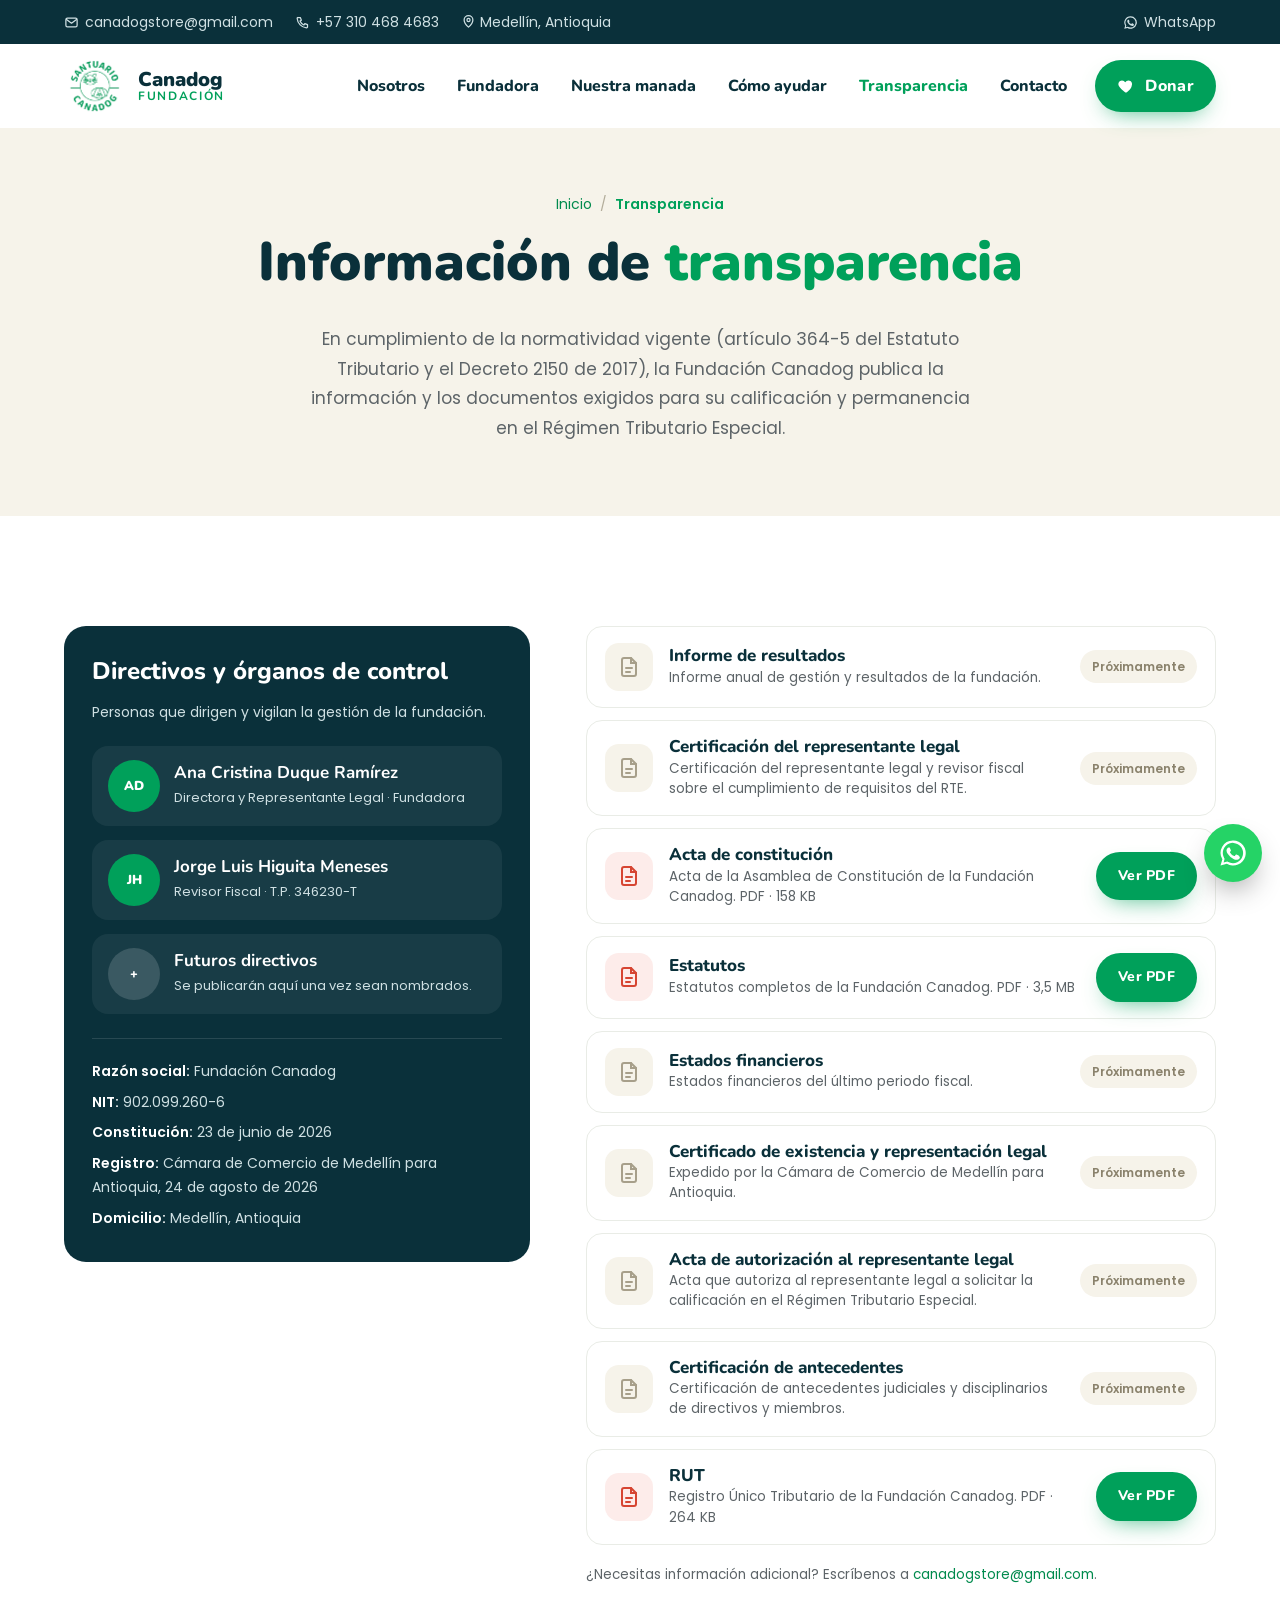
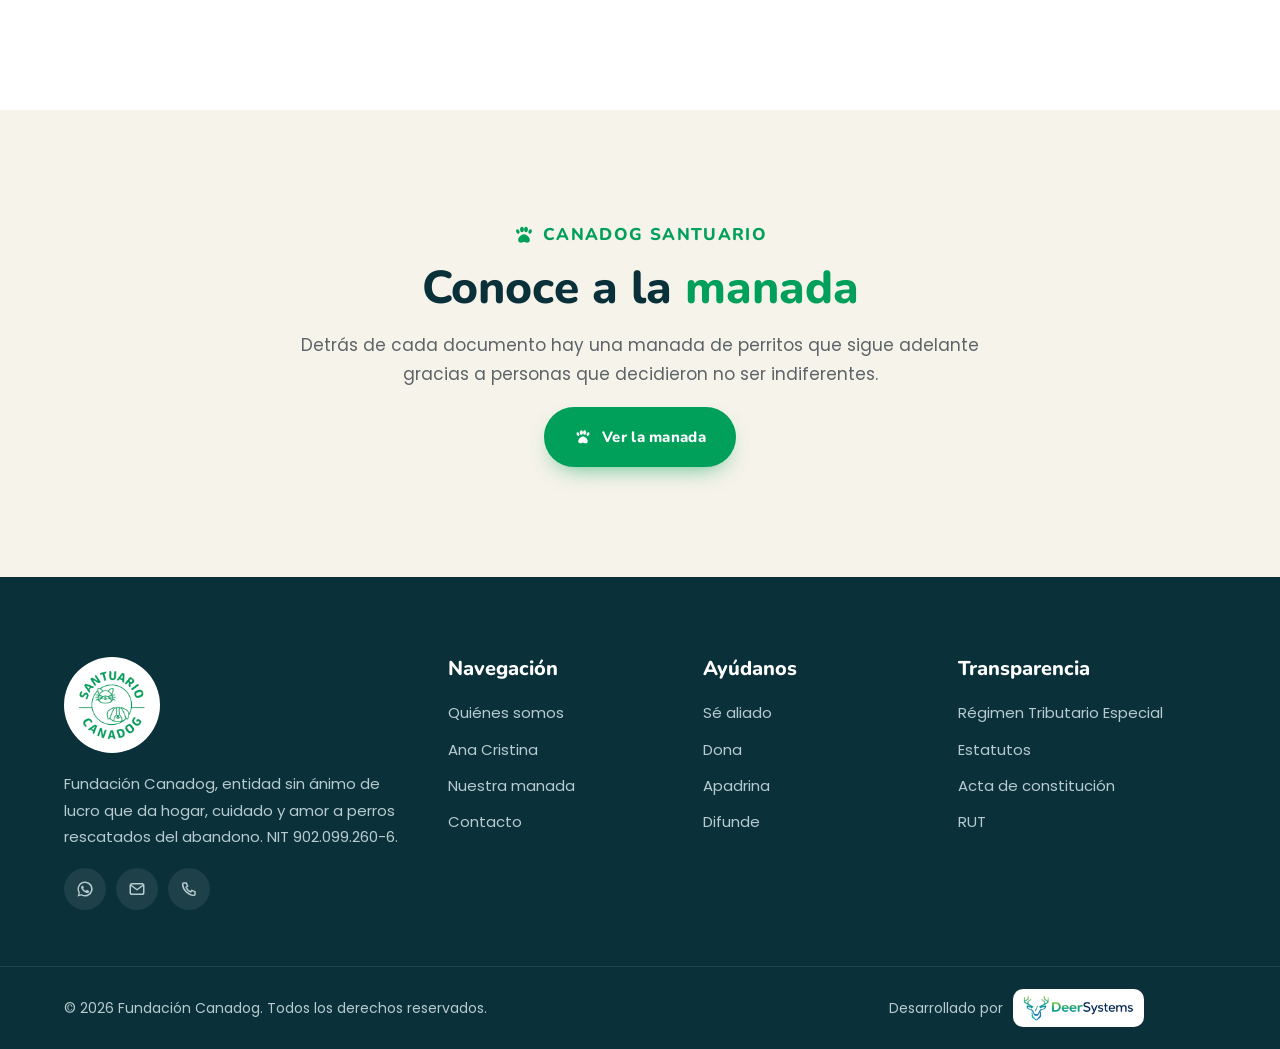
<file: transparencia/index.html>
<!doctype html>
<html lang="es-CO" class="no-js">
<head>
  <meta charset="utf-8">
  <meta name="viewport" content="width=device-width, initial-scale=1">
  <title>Transparencia | Fundación Canadog – Régimen Tributario Especial</title>
  <meta name="description" content="Información de transparencia de la Fundación Canadog (NIT 902.099.260-6): directivos, estatutos, acta de constitución y documentos exigidos para el Régimen Tributario Especial.">
  <meta name="author" content="Fundación Canadog">
  <meta name="robots" content="index, follow">
  <meta name="theme-color" content="#00a05a">
  <link rel="canonical" href="https://canadog.org/transparencia/">

  <meta property="og:type" content="website">
  <meta property="og:locale" content="es_CO">
  <meta property="og:site_name" content="Fundación Canadog">
  <meta property="og:title" content="Transparencia | Fundación Canadog">
  <meta property="og:description" content="Directivos, estatutos y documentos del Régimen Tributario Especial de la Fundación Canadog.">
  <meta property="og:url" content="https://canadog.org/transparencia/">
  <meta property="og:image" content="https://canadog.org/assets/img/og-canadog.jpg">
  <meta property="og:image:width" content="1200">
  <meta property="og:image:height" content="630">
  <meta name="twitter:card" content="summary_large_image">

  <link rel="icon" type="image/png" href="../assets/img/favicon.png">
  <link rel="apple-touch-icon" href="../assets/img/favicon.png">
  <link rel="manifest" href="../site.webmanifest">

  <link rel="preconnect" href="https://fonts.googleapis.com">
  <link rel="preconnect" href="https://fonts.gstatic.com" crossorigin>
  <link href="https://fonts.googleapis.com/css2?family=Nunito:wght@700;800;900&family=Poppins:ital,wght@0,400;0,500;0,600;1,400&display=swap" rel="stylesheet">
  <link rel="stylesheet" href="../assets/css/styles.css">

  <script type="application/ld+json">
  {
    "@context": "https://schema.org",
    "@graph": [
      {
        "@type": "WebPage",
        "@id": "https://canadog.org/transparencia/#pagina",
        "url": "https://canadog.org/transparencia/",
        "name": "Transparencia – Fundación Canadog",
        "inLanguage": "es-CO",
        "about": { "@id": "https://canadog.org/#organizacion" },
        "isPartOf": { "@id": "https://canadog.org/#sitio" }
      },
      {
        "@type": "BreadcrumbList",
        "itemListElement": [
          { "@type": "ListItem", "position": 1, "name": "Inicio", "item": "https://canadog.org/" },
          { "@type": "ListItem", "position": 2, "name": "Transparencia", "item": "https://canadog.org/transparencia/" }
        ]
      }
    ]
  }
  </script>
  <script>document.documentElement.classList.remove('no-js');</script>
</head>
<body>
  <!-- Iconos SVG reutilizables -->
  <svg width="0" height="0" style="position:absolute" aria-hidden="true" focusable="false">
    <symbol id="i-paw" viewBox="0 0 24 24"><path fill="currentColor" d="M12 11.2c-2.9 0-6.4 3.6-6.4 6.3 0 1.9 1.4 2.9 3.2 2.9 1.4 0 2.2-.7 3.2-.7s1.8.7 3.2.7c1.8 0 3.2-1 3.2-2.9 0-2.7-3.5-6.3-6.4-6.3ZM6.2 10.6c.9-.3 1.3-1.6.8-2.9-.5-1.4-1.7-2.2-2.6-1.9-.9.3-1.3 1.6-.8 2.9.5 1.4 1.7 2.2 2.6 1.9Zm3.6-1.5c1.2 0 2.1-1.4 2.1-3.1S11 2.9 9.8 2.9 7.7 4.3 7.7 6s.9 3.1 2.1 3.1Zm4.4 0c1.2 0 2.1-1.4 2.1-3.1s-.9-3.1-2.1-3.1-2.1 1.4-2.1 3.1.9 3.1 2.1 3.1Zm5.4-3.3c-.9-.3-2.1.5-2.6 1.9-.5 1.3-.1 2.6.8 2.9.9.3 2.1-.5 2.6-1.9.5-1.3.1-2.6-.8-2.9Z"/></symbol>
    <symbol id="i-heart" viewBox="0 0 24 24"><path fill="currentColor" d="M12 21s-7.5-4.6-9.6-9.3C.9 8.3 3 4.5 6.6 4.5c2.1 0 3.5 1.1 4.4 2.5.9-1.4 2.3-2.5 4.4-2.5 3.6 0 5.7 3.8 4.2 7.2C19.5 16.4 12 21 12 21Z"/></symbol>
    <symbol id="i-check" viewBox="0 0 24 24"><circle cx="12" cy="12" r="10" fill="currentColor" opacity=".15"/><path d="m7.5 12.3 3 3 6-6.3" fill="none" stroke="currentColor" stroke-width="2.2" stroke-linecap="round" stroke-linejoin="round"/></symbol>
    <symbol id="i-arrow" viewBox="0 0 24 24"><path d="M5 12h14m-6-6 6 6-6 6" fill="none" stroke="currentColor" stroke-width="2.2" stroke-linecap="round" stroke-linejoin="round"/></symbol>
    <symbol id="i-home" viewBox="0 0 24 24"><path d="M3 10.5 12 3l9 7.5V20a1 1 0 0 1-1 1h-5v-6H9v6H4a1 1 0 0 1-1-1v-9.5Z" fill="none" stroke="currentColor" stroke-width="2" stroke-linejoin="round"/></symbol>
    <symbol id="i-shield" viewBox="0 0 24 24"><path d="M12 3 4 6v6c0 4.6 3.4 8.3 8 9 4.6-.7 8-4.4 8-9V6l-8-3Z" fill="none" stroke="currentColor" stroke-width="2" stroke-linejoin="round"/><path d="m8.8 12 2.2 2.2 4.2-4.4" fill="none" stroke="currentColor" stroke-width="2" stroke-linecap="round" stroke-linejoin="round"/></symbol>
    <symbol id="i-med" viewBox="0 0 24 24"><rect x="3" y="6" width="18" height="14" rx="3" fill="none" stroke="currentColor" stroke-width="2"/><path d="M9 6V4.5A1.5 1.5 0 0 1 10.5 3h3A1.5 1.5 0 0 1 15 4.5V6M12 10v6m-3-3h6" fill="none" stroke="currentColor" stroke-width="2" stroke-linecap="round"/></symbol>
    <symbol id="i-users" viewBox="0 0 24 24"><circle cx="9" cy="8" r="3.5" fill="none" stroke="currentColor" stroke-width="2"/><path d="M2.5 20c.6-3.4 3.2-5.5 6.5-5.5s5.9 2.1 6.5 5.5M16 4.8a3.5 3.5 0 0 1 0 6.4M18 14.8c1.9.8 3.2 2.6 3.5 5.2" fill="none" stroke="currentColor" stroke-width="2" stroke-linecap="round"/></symbol>
    <symbol id="i-gift" viewBox="0 0 24 24"><rect x="3" y="8" width="18" height="5" rx="1" fill="none" stroke="currentColor" stroke-width="2"/><path d="M5 13v7h14v-7M12 8v12M12 8S10.5 3.5 8 3.5 5.5 7 8 8h4Zm0 0s1.5-4.5 4-4.5S18.5 7 16 8h-4Z" fill="none" stroke="currentColor" stroke-width="2" stroke-linejoin="round"/></symbol>
    <symbol id="i-hand" viewBox="0 0 24 24"><path d="M11 12.5 8.4 9.9a1.6 1.6 0 1 1 2.3-2.3L12 9l4.3-4.3a1.9 1.9 0 0 1 2.7 2.7L12 14.3M3 14h3l4.5 3.5a2 2 0 0 0 1.2.4H16l5-3.9" fill="none" stroke="currentColor" stroke-width="2" stroke-linecap="round" stroke-linejoin="round"/></symbol>
    <symbol id="i-share" viewBox="0 0 24 24"><circle cx="18" cy="5.5" r="2.5" fill="none" stroke="currentColor" stroke-width="2"/><circle cx="6" cy="12" r="2.5" fill="none" stroke="currentColor" stroke-width="2"/><circle cx="18" cy="18.5" r="2.5" fill="none" stroke="currentColor" stroke-width="2"/><path d="m8.2 10.8 7.6-4.1M8.2 13.2l7.6 4.1" fill="none" stroke="currentColor" stroke-width="2"/></symbol>
    <symbol id="i-phone" viewBox="0 0 24 24"><path d="M5 4h3.5l1.7 4.3-2.2 1.4a11 11 0 0 0 6.3 6.3l1.4-2.2L20 15.5V19a1.5 1.5 0 0 1-1.6 1.5C10.6 20 4 13.4 3.5 5.6A1.5 1.5 0 0 1 5 4Z" fill="none" stroke="currentColor" stroke-width="2" stroke-linejoin="round"/></symbol>
    <symbol id="i-mail" viewBox="0 0 24 24"><rect x="3" y="5" width="18" height="14" rx="2.5" fill="none" stroke="currentColor" stroke-width="2"/><path d="m4 7 8 6 8-6" fill="none" stroke="currentColor" stroke-width="2" stroke-linecap="round" stroke-linejoin="round"/></symbol>
    <symbol id="i-pin" viewBox="0 0 24 24"><path d="M12 21s7-6.2 7-11.5A7 7 0 0 0 5 9.5C5 14.8 12 21 12 21Z" fill="none" stroke="currentColor" stroke-width="2" stroke-linejoin="round"/><circle cx="12" cy="9.5" r="2.5" fill="none" stroke="currentColor" stroke-width="2"/></symbol>
    <symbol id="i-file" viewBox="0 0 24 24"><path d="M14 3H7a2 2 0 0 0-2 2v14a2 2 0 0 0 2 2h10a2 2 0 0 0 2-2V8l-5-5Z" fill="none" stroke="currentColor" stroke-width="2" stroke-linejoin="round"/><path d="M14 3v5h5M9 13h6M9 17h4" fill="none" stroke="currentColor" stroke-width="2" stroke-linecap="round"/></symbol>
    <symbol id="i-clock" viewBox="0 0 24 24"><circle cx="12" cy="12" r="9" fill="none" stroke="currentColor" stroke-width="2"/><path d="M12 7v5l3 2" fill="none" stroke="currentColor" stroke-width="2" stroke-linecap="round"/></symbol>
    <symbol id="i-zoom" viewBox="0 0 24 24"><circle cx="11" cy="11" r="6.5" fill="none" stroke="currentColor" stroke-width="2.2"/><path d="m16 16 4.5 4.5M11 8.5v5M8.5 11h5" fill="none" stroke="currentColor" stroke-width="2.2" stroke-linecap="round"/></symbol>
    <symbol id="i-close" viewBox="0 0 24 24"><path d="m6 6 12 12M18 6 6 18" fill="none" stroke="currentColor" stroke-width="2.2" stroke-linecap="round"/></symbol>
    <symbol id="i-left" viewBox="0 0 24 24"><path d="m15 5-7 7 7 7" fill="none" stroke="currentColor" stroke-width="2.2" stroke-linecap="round" stroke-linejoin="round"/></symbol>
    <symbol id="i-right" viewBox="0 0 24 24"><path d="m9 5 7 7-7 7" fill="none" stroke="currentColor" stroke-width="2.2" stroke-linecap="round" stroke-linejoin="round"/></symbol>
    <symbol id="i-menu" viewBox="0 0 24 24"><path d="M4 7h16M4 12h16M4 17h10" fill="none" stroke="currentColor" stroke-width="2.2" stroke-linecap="round"/></symbol>
    <symbol id="i-whatsapp" viewBox="0 0 24 24"><path fill="currentColor" d="M12 2a9.9 9.9 0 0 0-8.5 15L2 22l5.1-1.4A10 10 0 1 0 12 2Zm0 18.1a8.1 8.1 0 0 1-4.2-1.2l-.3-.2-3 .8.8-2.9-.2-.3A8.1 8.1 0 1 1 12 20.1Zm4.5-6.1c-.2-.1-1.5-.7-1.7-.8-.2-.1-.4-.1-.6.1l-.8 1c-.1.2-.3.2-.5.1a6.6 6.6 0 0 1-3.3-2.9c-.2-.4.2-.4.7-1.3.1-.2 0-.3 0-.4l-.8-1.8c-.2-.5-.4-.4-.6-.4h-.5a1 1 0 0 0-.7.3 3 3 0 0 0-.9 2.2 5.2 5.2 0 0 0 1.1 2.7 11.8 11.8 0 0 0 4.5 4c1.7.7 2.3.8 3.2.6.5-.1 1.5-.6 1.7-1.2.2-.6.2-1.1.2-1.2-.1-.1-.3-.2-.5-.3Z"/></symbol>
  </svg>

  <a class="skip-link" href="#contenido">Saltar al contenido</a>

  <div class="topbar">
    <div class="container">
      <div class="topbar__info">
        <a href="mailto:canadogstore@gmail.com"><svg aria-hidden="true"><use href="#i-mail"/></svg>canadogstore@gmail.com</a>
        <a href="tel:+573104684683"><svg aria-hidden="true"><use href="#i-phone"/></svg>+57 310 468 4683</a>
        <span><svg aria-hidden="true" style="width:15px;height:15px;vertical-align:-2px"><use href="#i-pin"/></svg> Medellín, Antioquia</span>
      </div>
      <div class="topbar__social">
        <a href="https://wa.me/573104684683" target="_blank" rel="noopener" aria-label="Escríbenos por WhatsApp"><svg aria-hidden="true"><use href="#i-whatsapp"/></svg>WhatsApp</a>
      </div>
    </div>
  </div>

  <header class="site-header" id="top">
    <div class="container">
      <a class="brand" href="../" aria-label="Fundación Canadog, ir al inicio">
        <img src="../assets/img/logo-canadog.webp" alt="Logo Santuario Canadog" width="62" height="62">
        <span class="brand__name">Canadog <small>Fundación</small></span>
      </a>
      <button class="nav-toggle" type="button" aria-controls="menu" aria-expanded="false" aria-label="Abrir menú">
        <svg aria-hidden="true"><use href="#i-menu"/></svg>
      </button>
      <nav class="nav" id="menu" aria-label="Menú principal">
        <ul class="nav__list">
          <li><a href="../#nosotros">Nosotros</a></li>
          <li><a href="../#fundadora">Fundadora</a></li>
          <li><a href="../#peludos">Nuestra manada</a></li>
          <li><a href="../#ayudar">Cómo ayudar</a></li>
          <li><a class="is-active" aria-current="page" href="./">Transparencia</a></li>
          <li><a href="../#contacto">Contacto</a></li>
          <li class="nav__cta"><a class="btn btn--sm" href="../#ayudar"><svg aria-hidden="true"><use href="#i-heart"/></svg>Donar</a></li>
        </ul>
      </nav>
    </div>
  </header>

  <main id="contenido">
    <section class="page-hero" aria-labelledby="page-title">
      <div class="container">
        <nav aria-label="Ruta de navegación">
          <ol class="breadcrumb">
            <li><a href="../">Inicio</a></li>
            <li><span aria-current="page">Transparencia</span></li>
          </ol>
        </nav>
        <h1 id="page-title">Información de <span class="text-green">transparencia</span></h1>
        <p>En cumplimiento de la normatividad vigente (artículo 364-5 del Estatuto Tributario y el Decreto 2150 de 2017), la Fundación Canadog publica la información y los documentos exigidos para su calificación y permanencia en el Régimen Tributario Especial.</p>
      </div>
    </section>

    <section class="section">
      <div class="container">
        <div class="transp">
          <aside class="board-card reveal" aria-labelledby="directivos-title">
            <h2 id="directivos-title">Directivos y órganos de control</h2>
            <p class="muted">Personas que dirigen y vigilan la gestión de la fundación.</p>
            <ul class="board-list">
              <li class="board-item">
                <span class="board-item__avatar" aria-hidden="true">AD</span>
                <div><strong>Ana Cristina Duque Ramírez</strong><span>Directora y Representante Legal · Fundadora</span></div>
              </li>
              <li class="board-item">
                <span class="board-item__avatar" aria-hidden="true">JH</span>
                <div><strong>Jorge Luis Higuita Meneses</strong><span>Revisor Fiscal · T.P. 346230-T</span></div>
              </li>
              <li class="board-item board-item--pending">
                <span class="board-item__avatar" aria-hidden="true">+</span>
                <div><strong>Futuros directivos</strong><span>Se publicarán aquí una vez sean nombrados.</span></div>
              </li>
            </ul>
            <div class="entity-data">
              <span><b>Razón social:</b> Fundación Canadog</span>
              <span><b>NIT:</b> 902.099.260-6</span>
              <span><b>Constitución:</b> 23 de junio de 2026</span>
              <span><b>Registro:</b> Cámara de Comercio de Medellín para Antioquia, 24 de agosto de 2026</span>
              <span><b>Domicilio:</b> Medellín, Antioquia</span>
            </div>
          </aside>

          <div class="reveal">
            <h2 class="sr-only">Documentos exigidos</h2>
            <ul class="docs">
              <li class="doc doc--pending">
                <span class="doc__ico"><svg aria-hidden="true"><use href="#i-file"/></svg></span>
                <div><h3>Informe de resultados</h3><p>Informe anual de gestión y resultados de la fundación.</p></div>
                <div class="doc__action"><span class="tag">Próximamente</span></div>
              </li>
              <li class="doc doc--pending">
                <span class="doc__ico"><svg aria-hidden="true"><use href="#i-file"/></svg></span>
                <div><h3>Certificación del representante legal</h3><p>Certificación del representante legal y revisor fiscal sobre el cumplimiento de requisitos del RTE.</p></div>
                <div class="doc__action"><span class="tag">Próximamente</span></div>
              </li>
              <li class="doc">
                <span class="doc__ico"><svg aria-hidden="true"><use href="#i-file"/></svg></span>
                <div><h3>Acta de constitución</h3><p>Acta de la Asamblea de Constitución de la Fundación Canadog. PDF · 158 KB</p></div>
                <div class="doc__action"><a class="btn btn--sm" href="../assets/docs/acta-constitucion-fundacion-canadog.pdf" target="_blank" rel="noopener" type="application/pdf">Ver PDF</a></div>
              </li>
              <li class="doc">
                <span class="doc__ico"><svg aria-hidden="true"><use href="#i-file"/></svg></span>
                <div><h3>Estatutos</h3><p>Estatutos completos de la Fundación Canadog. PDF · 3,5 MB</p></div>
                <div class="doc__action"><a class="btn btn--sm" href="../assets/docs/estatutos-fundacion-canadog.pdf" target="_blank" rel="noopener" type="application/pdf">Ver PDF</a></div>
              </li>
              <li class="doc doc--pending">
                <span class="doc__ico"><svg aria-hidden="true"><use href="#i-file"/></svg></span>
                <div><h3>Estados financieros</h3><p>Estados financieros del último periodo fiscal.</p></div>
                <div class="doc__action"><span class="tag">Próximamente</span></div>
              </li>
              <li class="doc doc--pending">
                <span class="doc__ico"><svg aria-hidden="true"><use href="#i-file"/></svg></span>
                <div><h3>Certificado de existencia y representación legal</h3><p>Expedido por la Cámara de Comercio de Medellín para Antioquia.</p></div>
                <div class="doc__action"><span class="tag">Próximamente</span></div>
              </li>
              <li class="doc doc--pending">
                <span class="doc__ico"><svg aria-hidden="true"><use href="#i-file"/></svg></span>
                <div><h3>Acta de autorización al representante legal</h3><p>Acta que autoriza al representante legal a solicitar la calificación en el Régimen Tributario Especial.</p></div>
                <div class="doc__action"><span class="tag">Próximamente</span></div>
              </li>
              <li class="doc doc--pending">
                <span class="doc__ico"><svg aria-hidden="true"><use href="#i-file"/></svg></span>
                <div><h3>Certificación de antecedentes</h3><p>Certificación de antecedentes judiciales y disciplinarios de directivos y miembros.</p></div>
                <div class="doc__action"><span class="tag">Próximamente</span></div>
              </li>
              <li class="doc">
                <span class="doc__ico"><svg aria-hidden="true"><use href="#i-file"/></svg></span>
                <div><h3>RUT</h3><p>Registro Único Tributario de la Fundación Canadog. PDF · 264 KB</p></div>
                <div class="doc__action"><a class="btn btn--sm" href="../assets/docs/rut-fundacion-canadog.pdf" target="_blank" rel="noopener" type="application/pdf">Ver PDF</a></div>
              </li>
            </ul>
            <p class="docs-note">¿Necesitas información adicional? Escríbenos a <a href="mailto:canadogstore@gmail.com">canadogstore@gmail.com</a>.</p>
          </div>
        </div>
      </div>
    </section>

    <section class="section section--cream" aria-labelledby="back-title">
      <div class="container">
        <div class="section-title section-title--center" style="margin-bottom:0">
          <p class="sub-title"><svg aria-hidden="true"><use href="#i-paw"/></svg>Canadog Santuario</p>
          <h2 id="back-title">Conoce a la <span>manada</span></h2>
          <p>Detrás de cada documento hay una manada de perritos que sigue adelante gracias a personas que decidieron no ser indiferentes.</p>
          <a class="btn" href="../#peludos"><svg aria-hidden="true"><use href="#i-paw"/></svg>Ver la manada</a>
        </div>
      </div>
    </section>
  </main>

  <!-- ============ FOOTER ============ -->
  <footer class="site-footer">
    <div class="container">
      <div class="footer-grid">
        <div class="footer-brand">
          <img src="../assets/img/logo-canadog.webp" alt="Logo Santuario Canadog" width="96" height="96" loading="lazy">
          <p>Fundación Canadog, entidad sin ánimo de lucro que da hogar, cuidado y amor a perros rescatados del abandono. NIT 902.099.260-6.</p>
          <div class="social">
            <a href="https://wa.me/573104684683" target="_blank" rel="noopener" aria-label="WhatsApp"><svg aria-hidden="true"><use href="#i-whatsapp"/></svg></a>
            <a href="mailto:canadogstore@gmail.com" aria-label="Correo electrónico"><svg aria-hidden="true"><use href="#i-mail"/></svg></a>
            <a href="tel:+573104684683" aria-label="Llamar"><svg aria-hidden="true"><use href="#i-phone"/></svg></a>
          </div>
        </div>
        <nav aria-labelledby="f-nav">
          <h2 id="f-nav">Navegación</h2>
          <ul class="footer-links">
            <li><a href="../#nosotros">Quiénes somos</a></li>
            <li><a href="../#fundadora">Ana Cristina</a></li>
            <li><a href="../#peludos">Nuestra manada</a></li>
            <li><a href="../#contacto">Contacto</a></li>
          </ul>
        </nav>
        <nav aria-labelledby="f-help">
          <h2 id="f-help">Ayúdanos</h2>
          <ul class="footer-links">
            <li><a href="../#ayudar">Sé aliado</a></li>
            <li><a href="../#ayudar">Dona</a></li>
            <li><a href="../#ayudar">Apadrina</a></li>
            <li><a href="../#ayudar">Difunde</a></li>
          </ul>
        </nav>
        <nav aria-labelledby="f-transp">
          <h2 id="f-transp">Transparencia</h2>
          <ul class="footer-links">
            <li><a href="./">Régimen Tributario Especial</a></li>
            <li><a href="../assets/docs/estatutos-fundacion-canadog.pdf" target="_blank" rel="noopener">Estatutos</a></li>
            <li><a href="../assets/docs/acta-constitucion-fundacion-canadog.pdf" target="_blank" rel="noopener">Acta de constitución</a></li>
            <li><a href="../assets/docs/rut-fundacion-canadog.pdf" target="_blank" rel="noopener">RUT</a></li>
          </ul>
        </nav>
      </div>
    </div>
    <div class="footer-bottom">
      <div class="container">
        <p>© <span data-year>2026</span> Fundación Canadog. Todos los derechos reservados.</p>
        <p class="dev-credit">Desarrollado por
          <a href="https://deersystems.net" target="_blank" rel="noopener" title="DeerSystems — desarrollo de software">
            <img src="../assets/img/deersystems.webp" alt="DeerSystems" width="360" height="84" loading="lazy">
          </a>
        </p>
      </div>
    </div>
  </footer>

  <a class="wa-float" href="https://wa.me/573104684683" target="_blank" rel="noopener" aria-label="Escríbenos por WhatsApp"><svg aria-hidden="true"><use href="#i-whatsapp"/></svg></a>

  <script src="../assets/js/main.js" defer></script>
</body>
</html>
</file>
<file: assets/css/styles.css>
/* ==========================================================
   Fundación Canadog — estilos
   Inspirado en la plantilla Kutto (Nunito + Poppins, secciones
   con subtítulo de huella, fondos crema y formas orgánicas).
   ========================================================== */

:root {
  --green: #00a05a;
  --green-600: #008a4d;
  --green-50: #e7f6ee;
  --dark: #0a303a;
  --dark-2: #12414d;
  --accent: #f7a531;
  --accent-600: #e38d12;
  --cream: #f6f3ea;
  --cream-2: #efeadc;
  --text: #5d6468;
  --white: #ffffff;
  --radius: 22px;
  --radius-sm: 12px;
  --shadow: 0 18px 40px -18px rgba(10, 48, 58, .35);
  --container: 1200px;
  --header-h: 84px;
  --font-head: "Nunito", system-ui, sans-serif;
  --font-body: "Poppins", system-ui, sans-serif;
}

*, *::before, *::after { box-sizing: border-box; }
html { scroll-behavior: smooth; scroll-padding-top: calc(var(--header-h) + 8px); -webkit-text-size-adjust: 100%; }
body {
  margin: 0;
  font-family: var(--font-body);
  font-size: 16px;
  line-height: 1.75;
  color: var(--text);
  background: var(--white);
  overflow-x: hidden;
}
img { max-width: 100%; height: auto; display: block; }
a { color: var(--green-600); text-decoration: none; transition: color .2s; }
a:hover { color: var(--dark); }
h1, h2, h3, h4 { font-family: var(--font-head); color: var(--dark); line-height: 1.15; margin: 0 0 .6em; font-weight: 800; }
p { margin: 0 0 1em; }
ul { margin: 0; padding: 0; list-style: none; }
:focus-visible { outline: 3px solid var(--accent); outline-offset: 3px; border-radius: 4px; }

.container { width: 100%; max-width: var(--container); margin: 0 auto; padding: 0 16px; }
@media (min-width: 768px) { .container { padding: 0 24px; } }

.sr-only { position: absolute; width: 1px; height: 1px; padding: 0; margin: -1px; overflow: hidden; clip: rect(0 0 0 0); white-space: nowrap; border: 0; }
.skip-link { position: absolute; left: 16px; top: -60px; z-index: 200; background: var(--dark); color: #fff; padding: 10px 16px; border-radius: 8px; }
.skip-link:focus { top: 12px; color: #fff; }

/* ---------- Botones ---------- */
.btn {
  display: inline-flex; align-items: center; gap: 10px;
  font-family: var(--font-head); font-weight: 800; font-size: 15px; letter-spacing: .02em;
  padding: 15px 28px; border-radius: 999px; border: 2px solid transparent;
  background: var(--green); color: #fff; cursor: pointer;
  transition: transform .2s, background .2s, box-shadow .2s, color .2s;
  box-shadow: 0 10px 24px -12px rgba(0, 160, 90, .8);
}
.btn:hover { background: var(--dark); color: #fff; transform: translateY(-2px); }
.btn svg { width: 18px; height: 18px; flex: none; }
.btn--accent { background: var(--accent); box-shadow: 0 10px 24px -12px rgba(247, 165, 49, .9); color: var(--dark); }
.btn--accent:hover { background: var(--dark); color: #fff; }
.btn--ghost { background: transparent; color: var(--dark); border-color: var(--dark); box-shadow: none; }
.btn--ghost:hover { background: var(--dark); color: #fff; }
.btn--sm { padding: 10px 20px; font-size: 14px; }

/* ---------- Títulos de sección (estilo Kutto) ---------- */
.section { padding: 80px 0; position: relative; }
@media (min-width: 992px) { .section { padding: 110px 0; } }
.section--cream { background: var(--cream); }
.section-title { max-width: 680px; margin-bottom: 48px; }
.section-title--center { margin-left: auto; margin-right: auto; text-align: center; }
.sub-title {
  display: inline-flex; align-items: center; gap: 8px;
  font-family: var(--font-head); font-weight: 800; font-size: 15px; text-transform: uppercase; letter-spacing: .08em;
  color: var(--green); margin-bottom: 12px;
}
.sub-title svg { width: 22px; height: 22px; }
.section-title h2 { font-size: clamp(30px, 4.4vw, 46px); margin-bottom: 16px; }
.section-title h2 span { color: var(--green); }
.section-title p { font-size: 17px; }

/* ---------- Header ---------- */
.topbar { background: var(--dark); color: #cfe0e3; font-size: 14px; }
.topbar .container { display: flex; justify-content: space-between; align-items: center; gap: 16px; min-height: 44px; flex-wrap: wrap; }
.topbar a { color: #cfe0e3; display: inline-flex; align-items: center; gap: 6px; }
.topbar a:hover { color: var(--accent); }
.topbar svg { width: 15px; height: 15px; }
.topbar__info { display: flex; gap: 22px; flex-wrap: wrap; }
.topbar__social { display: flex; gap: 14px; }
@media (max-width: 767px) { .topbar { display: none; } }

.site-header {
  position: sticky; top: 0; z-index: 100; background: rgba(255, 255, 255, .96);
  backdrop-filter: saturate(160%) blur(10px); -webkit-backdrop-filter: saturate(160%) blur(10px);
  transition: box-shadow .25s;
}
.site-header.is-scrolled { box-shadow: 0 8px 30px -16px rgba(10, 48, 58, .35); }
.site-header .container { display: flex; align-items: center; justify-content: space-between; height: var(--header-h); gap: 16px; }
.brand { display: flex; align-items: center; gap: 12px; color: var(--dark); }
.brand img { width: 62px; height: 62px; }
.brand__name { font-family: var(--font-head); font-weight: 900; font-size: 20px; line-height: 1.05; }
.brand__name small { display: block; font-weight: 700; font-size: 12px; color: var(--green); letter-spacing: .14em; text-transform: uppercase; }

.nav__list { display: flex; align-items: center; gap: 4px; }
.nav__list a {
  display: block; padding: 8px 14px; font-family: var(--font-head); font-weight: 800; font-size: 16px; color: var(--dark);
  border-radius: 999px; position: relative;
}
.nav__list a:hover, .nav__list a.is-active { color: var(--green); }
.nav__cta { margin-left: 10px; }
.nav__list .btn, .nav__list .btn:hover { display: inline-flex; padding: 10px 20px; color: #fff; }
.nav-toggle { display: none; }

@media (max-width: 1099px) {
  .nav-toggle {
    display: inline-flex; align-items: center; justify-content: center; width: 48px; height: 48px;
    border: 0; border-radius: 14px; background: var(--green-50); color: var(--dark); cursor: pointer;
  }
  .nav-toggle svg { width: 26px; height: 26px; }
  .nav {
    position: fixed; inset: var(--header-h) 0 auto 0; background: #fff;
    padding: 12px 16px 24px; box-shadow: 0 24px 40px -24px rgba(10, 48, 58, .4);
    transform: translateY(-12px); opacity: 0; visibility: hidden; transition: all .25s;
    max-height: calc(100vh - var(--header-h)); overflow-y: auto;
  }
  .nav.is-open { transform: none; opacity: 1; visibility: visible; }
  .nav__list { flex-direction: column; align-items: stretch; gap: 2px; }
  .nav__list a { padding: 12px 14px; border-radius: 12px; }
  .nav__list a:hover { background: var(--cream); }
  .nav__cta { margin: 10px 0 0; }
  .nav__list .nav__cta .btn { display: flex; width: 100%; justify-content: center; padding: 14px 20px; }
  .nav__list .btn:hover { background: var(--dark); }
}

/* ---------- Hero ---------- */
.hero {
  position: relative; overflow: hidden; background: var(--cream);
  padding: 56px 0 80px;
}
.hero::before {
  content: ""; position: absolute; width: 620px; height: 620px; right: -180px; top: -200px;
  background: radial-gradient(circle, rgba(0, 160, 90, .16), transparent 65%); border-radius: 50%;
}
.hero .container { display: grid; gap: 48px; align-items: center; position: relative; }
@media (min-width: 992px) { .hero { padding: 80px 0 110px; } .hero .container { grid-template-columns: 1.05fr .95fr; } }
.hero__eyebrow {
  display: inline-flex; align-items: center; gap: 8px; background: #fff; color: var(--dark); border-radius: 999px;
  padding: 8px 16px 8px 10px; font-weight: 600; font-size: 14px; box-shadow: var(--shadow); margin-bottom: 22px;
}
.hero__eyebrow span { background: var(--green); color: #fff; width: 28px; height: 28px; border-radius: 50%; display: grid; place-items: center; }
.hero__eyebrow svg { width: 16px; height: 16px; }
.hero h1 { font-size: clamp(38px, 5.6vw, 64px); font-weight: 900; letter-spacing: -.01em; margin-bottom: 22px; isolation: isolate; }
.hero h1 em { font-style: normal; color: var(--green); position: relative; white-space: nowrap; }
.hero h1 em::after {
  content: ""; position: absolute; left: 0; right: 0; bottom: .02em; height: .22em; z-index: -1;
  background: var(--accent); opacity: .55; border-radius: 6px;
}
.hero__lead { font-size: 18px; max-width: 540px; margin-bottom: 32px; }
.hero__actions { display: flex; flex-wrap: wrap; gap: 14px; }
.hero__trust { display: flex; align-items: center; gap: 14px; margin-top: 36px; }
.avatars { display: flex; }
.avatars img { width: 48px; height: 48px; border-radius: 50%; object-fit: cover; border: 3px solid var(--cream); margin-left: -12px; }
.avatars img:first-child { margin-left: 0; }
.hero__trust p { margin: 0; font-size: 14px; line-height: 1.4; }
.hero__trust strong { color: var(--dark); font-family: var(--font-head); font-size: 17px; display: block; }

.hero__media { position: relative; max-width: 520px; width: 100%; margin: 0 auto; }
.hero__blob {
  position: relative; aspect-ratio: 1 / 1.08; border-radius: 46% 54% 44% 56% / 52% 44% 56% 48%;
  overflow: hidden; box-shadow: 0 40px 70px -30px rgba(10, 48, 58, .5); border: 10px solid #fff;
  animation: morph 12s ease-in-out infinite;
}
.hero__blob img { width: 100%; height: 100%; object-fit: cover; }
@keyframes morph {
  0%, 100% { border-radius: 46% 54% 44% 56% / 52% 44% 56% 48%; }
  50% { border-radius: 56% 44% 52% 48% / 44% 56% 46% 54%; }
}
.hero__badge {
  position: absolute; background: #fff; border-radius: 18px; padding: 12px 16px; box-shadow: var(--shadow);
  display: flex; align-items: center; gap: 12px; font-size: 13px; line-height: 1.3; color: var(--text);
}
.hero__badge strong { display: block; font-family: var(--font-head); color: var(--dark); font-size: 16px; }
.hero__badge .ico { width: 42px; height: 42px; border-radius: 12px; display: grid; place-items: center; flex: none; }
.hero__badge .ico svg { width: 22px; height: 22px; }
.hero__badge--a { left: -10px; bottom: 12%; }
.hero__badge--a .ico { background: var(--green-50); color: var(--green); }
.hero__badge--b { right: -6px; top: 10%; }
.hero__badge--b .ico { background: #fff2dc; color: var(--accent-600); }
.hero__logo {
  position: absolute; right: 4%; bottom: -26px; width: 118px; height: 118px; border-radius: 50%;
  background: #fff; padding: 8px; box-shadow: var(--shadow);
}
@media (max-width: 575px) {
  .hero__badge { padding: 10px 12px; }
  .hero__badge--a { left: 0; }
  .hero__badge--b { right: 0; }
  .hero__logo { width: 88px; height: 88px; }
}
.floating { animation: float 5s ease-in-out infinite; }
.floating--delay { animation-delay: -2.5s; }
@keyframes float { 0%, 100% { transform: translateY(0); } 50% { transform: translateY(-10px); } }

/* Onda decorativa */
.wave { display: block; width: 100%; height: 60px; color: var(--white); margin-top: -59px; position: relative; }

/* ---------- Contadores ---------- */
.stats { margin-top: -20px; position: relative; z-index: 2; }
.stats__grid {
  display: grid; grid-template-columns: repeat(2, 1fr); gap: 1px; background: rgba(255, 255, 255, .12);
  border-radius: var(--radius); overflow: hidden; box-shadow: var(--shadow);
}
@media (min-width: 768px) { .stats__grid { grid-template-columns: repeat(4, 1fr); } }
.stat { background: var(--dark); color: #cfe0e3; padding: 30px 20px; text-align: center; }
.stat:nth-child(2n) { background: var(--dark-2); }
.stat strong { display: block; font-family: var(--font-head); font-weight: 900; font-size: clamp(34px, 4vw, 48px); color: #fff; line-height: 1.1; }
.stat strong span { color: var(--accent); }
.stat p { margin: 4px 0 0; font-size: 14px; }

/* ---------- Nosotros ---------- */
.about { display: grid; gap: 56px; align-items: center; }
@media (min-width: 992px) { .about { grid-template-columns: 1fr 1fr; gap: 72px; } }
.about__collage { position: relative; display: grid; grid-template-columns: 1.2fr 1fr; gap: 16px; }
.about__collage img { border-radius: var(--radius); width: 100%; height: 100%; object-fit: cover; }
.about__collage .tall { grid-row: span 2; aspect-ratio: 3 / 4.3; }
.about__collage .sq { aspect-ratio: 1; }
.about__stamp {
  position: absolute; left: 50%; top: 50%; transform: translate(-50%, -50%);
  width: 118px; height: 118px; border-radius: 50%; background: var(--accent); color: var(--dark);
  display: grid; place-items: center; text-align: center; font-family: var(--font-head); font-weight: 900; line-height: 1.1;
  border: 6px solid #fff; box-shadow: var(--shadow); font-size: 14px;
}
.about__stamp b { font-size: 30px; display: block; }
.checklist { display: grid; gap: 12px; margin: 26px 0 32px; }
@media (min-width: 576px) { .checklist { grid-template-columns: 1fr 1fr; } }
.checklist li { display: flex; gap: 10px; align-items: flex-start; color: var(--dark); font-weight: 500; }
.checklist svg { flex: none; width: 22px; height: 22px; color: var(--green); margin-top: 3px; }

.pillars { display: grid; gap: 22px; margin-top: 72px; }
@media (min-width: 768px) { .pillars { grid-template-columns: repeat(3, 1fr); } }
.pillar {
  background: #fff; border-radius: var(--radius); padding: 32px 28px; box-shadow: 0 10px 40px -24px rgba(10, 48, 58, .35);
  border: 1px solid #eef0ec; transition: transform .25s, box-shadow .25s;
}
.pillar:hover { transform: translateY(-6px); box-shadow: var(--shadow); }
.pillar .ico {
  width: 64px; height: 64px; border-radius: 20px; display: grid; place-items: center;
  background: var(--green-50); color: var(--green); margin-bottom: 20px;
}
.pillar:nth-child(2) .ico { background: #fff2dc; color: var(--accent-600); }
.pillar:nth-child(3) .ico { background: #e3eef1; color: var(--dark); }
.pillar .ico svg { width: 32px; height: 32px; }
.pillar h3 { font-size: 23px; }
.pillar p { margin: 0; }

/* ---------- Fundadora ---------- */
.founder { display: grid; gap: 48px; align-items: center; }
@media (min-width: 992px) { .founder { grid-template-columns: .9fr 1.1fr; gap: 80px; } }
.founder__photo { position: relative; max-width: 440px; margin: 0 auto; width: 100%; }
.founder__photo::before {
  content: ""; position: absolute; inset: 22px -22px -22px 22px; border-radius: var(--radius);
  background: var(--green); opacity: .18;
}
.founder__img {
  position: relative; width: 100%; aspect-ratio: 4 / 5; object-fit: cover; object-position: center 30%;
  border-radius: var(--radius); box-shadow: var(--shadow);
}
.founder blockquote {
  margin: 24px 0; padding: 22px 26px; border-left: 5px solid var(--accent); background: #fff;
  border-radius: 0 var(--radius-sm) var(--radius-sm) 0; font-family: var(--font-head); font-size: 20px; font-weight: 700;
  color: var(--dark); font-style: italic; box-shadow: 0 10px 30px -20px rgba(10, 48, 58, .35);
}
.founder__sign { display: flex; align-items: center; gap: 14px; }
.founder__sign strong { font-family: var(--font-head); color: var(--dark); font-size: 20px; display: block; line-height: 1.2; }
.founder__sign small { color: var(--green); font-weight: 600; }

/* ---------- Galería ---------- */
.gallery { columns: 2 160px; column-gap: 14px; }
@media (min-width: 768px) { .gallery { columns: 3; column-gap: 18px; } }
@media (min-width: 1100px) { .gallery { columns: 4; } }
.gallery__item {
  break-inside: avoid; margin: 0 0 14px; position: relative; border-radius: 18px; overflow: hidden;
  display: block; width: 100%; padding: 0; border: 0; background: var(--cream-2); cursor: zoom-in;
}
@media (min-width: 768px) { .gallery__item { margin-bottom: 18px; } }
.gallery__item img { width: 100%; height: auto; transition: transform .5s ease; }
.gallery__item::after {
  content: ""; position: absolute; inset: 0; background: linear-gradient(to top, rgba(10, 48, 58, .55), transparent 45%);
  opacity: 0; transition: opacity .3s;
}
.gallery__item:hover img { transform: scale(1.05); }
.gallery__item:hover::after, .gallery__item:focus-visible::after { opacity: 1; }
.gallery__zoom {
  position: absolute; right: 12px; bottom: 12px; z-index: 1; width: 40px; height: 40px; border-radius: 50%;
  background: #fff; color: var(--dark); display: grid; place-items: center; opacity: 0; transform: scale(.7); transition: all .3s;
}
.gallery__zoom svg { width: 18px; height: 18px; }
.gallery__item:hover .gallery__zoom, .gallery__item:focus-visible .gallery__zoom { opacity: 1; transform: none; }
.gallery__more { text-align: center; margin-top: 32px; }

/* Lightbox */
.lightbox {
  position: fixed; inset: 0; z-index: 300; background: rgba(6, 28, 34, .92); display: none;
  align-items: center; justify-content: center; padding: 60px 16px;
}
.lightbox.is-open { display: flex; }
.lightbox img { max-height: 100%; max-width: min(100%, 900px); width: auto; border-radius: 14px; box-shadow: 0 30px 80px rgba(0, 0, 0, .5); }
.lightbox button {
  position: absolute; width: 50px; height: 50px; border-radius: 50%; border: 0; background: rgba(255, 255, 255, .12);
  color: #fff; display: grid; place-items: center; cursor: pointer; transition: background .2s;
}
.lightbox button:hover { background: var(--green); }
.lightbox button svg { width: 24px; height: 24px; }
.lightbox__close { top: 12px; right: 12px; }
.lightbox__prev { left: 12px; top: 50%; transform: translateY(-50%); }
.lightbox__next { right: 12px; top: 50%; transform: translateY(-50%); }
.lightbox__count { position: absolute; top: 24px; left: 50%; transform: translateX(-50%); color: #cfe0e3; font-size: 14px; }
@media (max-width: 575px) {
  .lightbox__prev, .lightbox__next { top: auto; bottom: 12px; transform: none; }
  .lightbox__prev { left: calc(50% - 60px); } .lightbox__next { right: calc(50% - 60px); }
}

/* ---------- Cómo ayudar ---------- */
.help-grid { display: grid; gap: 22px; }
@media (min-width: 640px) { .help-grid { grid-template-columns: repeat(2, 1fr); } }
@media (min-width: 1100px) { .help-grid { grid-template-columns: repeat(4, 1fr); } }
.help-card {
  position: relative; border-radius: var(--radius); overflow: hidden; background: #fff; display: flex; flex-direction: column;
  box-shadow: 0 10px 40px -24px rgba(10, 48, 58, .35); transition: transform .25s, box-shadow .25s;
}
.help-card:hover { transform: translateY(-6px); box-shadow: var(--shadow); }
.help-card__img { aspect-ratio: 4 / 3; overflow: hidden; }
.help-card__img img { width: 100%; height: 100%; object-fit: cover; transition: transform .5s; }
.help-card:hover .help-card__img img { transform: scale(1.06); }
.help-card__body { padding: 26px 24px 28px; position: relative; flex: 1; display: flex; flex-direction: column; }
.help-card__ico {
  position: absolute; top: -30px; right: 22px; width: 58px; height: 58px; border-radius: 18px; background: var(--green); color: #fff;
  display: grid; place-items: center; border: 4px solid #fff;
}
.help-card:nth-child(2) .help-card__ico { background: var(--accent); color: var(--dark); }
.help-card:nth-child(3) .help-card__ico { background: var(--dark); }
.help-card:nth-child(4) .help-card__ico { background: #e8604c; }
.help-card__ico svg { width: 26px; height: 26px; }
.help-card h3 { font-size: 22px; margin-bottom: 10px; }
.help-card p { font-size: 15px; flex: 1; }
.link-arrow { font-family: var(--font-head); font-weight: 800; display: inline-flex; align-items: center; gap: 6px; color: var(--dark); }
.link-arrow svg { width: 16px; height: 16px; transition: transform .2s; }
.link-arrow:hover { color: var(--green); }
.link-arrow:hover svg { transform: translateX(4px); }

/* ---------- Banda CTA ---------- */
.cta-band {
  position: relative; overflow: hidden; border-radius: 30px; background: var(--green); color: #eafff4;
  padding: 48px 28px; display: grid; gap: 28px; align-items: center;
}
@media (min-width: 900px) { .cta-band { grid-template-columns: 1.4fr 1fr; padding: 60px 64px; } }
.cta-band::before, .cta-band::after { content: ""; position: absolute; border-radius: 50%; background: rgba(255, 255, 255, .08); }
.cta-band::before { width: 360px; height: 360px; right: -80px; top: -140px; }
.cta-band::after { width: 220px; height: 220px; left: -60px; bottom: -120px; }
.cta-band h2 { color: #fff; font-size: clamp(28px, 3.6vw, 40px); margin-bottom: 10px; }
.cta-band p { margin: 0; font-size: 17px; }
.cta-band__actions { display: flex; flex-wrap: wrap; gap: 12px; position: relative; z-index: 1; }
@media (min-width: 900px) { .cta-band__actions { justify-content: flex-end; } }
.cta-band .btn--ghost { color: #fff; border-color: #fff; }
.cta-band .btn--ghost:hover { background: #fff; color: var(--dark); }
.paws-deco { position: absolute; right: 30%; bottom: 14px; width: 120px; opacity: .14; color: #fff; }

/* ---------- Banner de transparencia (home) ---------- */
.transp-banner {
  position: relative; overflow: hidden; border-radius: 30px; background: var(--dark); color: #cfe0e3;
  padding: 44px 26px; display: grid; gap: 32px; align-items: center;
  background-image:
    radial-gradient(circle at 100% 0%, rgba(0, 160, 90, .35), transparent 45%),
    radial-gradient(circle at 0% 100%, rgba(247, 165, 49, .18), transparent 40%);
}
@media (min-width: 900px) { .transp-banner { grid-template-columns: 1.25fr 1fr; padding: 60px 64px; gap: 48px; } }
.transp-banner .sub-title { color: var(--accent); }
.transp-banner h2 { color: #fff; font-size: clamp(28px, 3.8vw, 42px); }
.transp-banner h2 span { color: var(--accent); }
.transp-banner p { font-size: 17px; margin-bottom: 26px; }
.transp-banner__docs { display: flex; flex-wrap: wrap; gap: 10px; }
@media (min-width: 900px) { .transp-banner__docs { justify-content: flex-end; } }
.transp-banner__docs li {
  display: inline-flex; align-items: center; gap: 8px; padding: 10px 16px; border-radius: 999px;
  background: rgba(255, 255, 255, .08); border: 1px solid rgba(255, 255, 255, .14); color: #fff;
  font-family: var(--font-head); font-weight: 700; font-size: 15px;
}
.transp-banner__docs li:nth-child(odd) { transform: rotate(-2deg); }
.transp-banner__docs li:nth-child(even) { transform: rotate(1.5deg); }
.transp-banner__docs svg { width: 18px; height: 18px; color: var(--accent); }

.text-green { color: var(--green); }

/* ---------- Transparencia ---------- */
.transp { display: grid; gap: 40px; }
@media (min-width: 992px) { .transp { grid-template-columns: .85fr 1.15fr; gap: 56px; align-items: start; } }
.board-card { background: var(--dark); color: #cfe0e3; border-radius: var(--radius); padding: 32px 28px; position: relative; overflow: hidden; }
.board-card h2, .board-card h3 { color: #fff; font-size: 24px; }
.board-card .muted { font-size: 14px; }
.board-list { display: grid; gap: 14px; margin-top: 22px; }
.board-item { display: flex; gap: 14px; align-items: center; background: rgba(255, 255, 255, .06); border-radius: 16px; padding: 14px 16px; }
.board-item__avatar {
  width: 52px; height: 52px; border-radius: 50%; background: var(--green); color: #fff; font-family: var(--font-head);
  font-weight: 900; display: grid; place-items: center; flex: none; font-size: 18px;
}
.board-item strong { color: #fff; font-family: var(--font-head); font-size: 17px; display: block; line-height: 1.25; }
.board-item span { font-size: 13px; }
.board-item--pending .board-item__avatar { background: rgba(255, 255, 255, .15); }
.entity-data { margin-top: 24px; font-size: 14px; display: grid; gap: 6px; border-top: 1px solid rgba(255, 255, 255, .12); padding-top: 20px; }
.entity-data b { color: #fff; font-weight: 600; }

.docs { display: grid; gap: 12px; }
.doc {
  display: grid; grid-template-columns: auto 1fr; gap: 14px 16px; align-items: center; background: #fff; border-radius: 16px;
  padding: 16px 18px; border: 1px solid #e9ece6; transition: border-color .2s, box-shadow .2s;
}
@media (min-width: 576px) { .doc { grid-template-columns: auto 1fr auto; } }
.doc:hover { border-color: var(--green); box-shadow: 0 10px 30px -22px rgba(10, 48, 58, .5); }
.doc__ico { width: 48px; height: 48px; border-radius: 14px; background: #fdecea; color: #d64532; display: grid; place-items: center; }
.doc__ico svg { width: 24px; height: 24px; }
.doc--pending .doc__ico { background: var(--cream); color: #a79f8a; }
.doc h3 { font-size: 17px; margin: 0 0 2px; font-weight: 800; }
.doc p { margin: 0; font-size: 13.5px; line-height: 1.5; }
.doc__action { grid-column: 1 / -1; }
@media (min-width: 576px) { .doc__action { grid-column: auto; } }
.tag { display: inline-block; font-size: 12px; font-weight: 600; padding: 6px 12px; border-radius: 999px; background: var(--cream); color: #8a826c; white-space: nowrap; }
.docs-note { font-size: 13.5px; margin-top: 18px; }

/* ---------- Contacto ---------- */
.contact { display: grid; gap: 40px; }
@media (min-width: 992px) { .contact { grid-template-columns: 1fr 1fr; gap: 64px; align-items: center; } }
.contact-list { display: grid; gap: 16px; margin-top: 26px; }
.contact-item { display: flex; gap: 16px; align-items: center; }
.contact-item .ico { width: 56px; height: 56px; border-radius: 18px; background: var(--green-50); color: var(--green); display: grid; place-items: center; flex: none; }
.contact-item .ico svg { width: 26px; height: 26px; }
.contact-item small { display: block; font-size: 13px; color: var(--text); }
.contact-item a, .contact-item span { font-family: var(--font-head); font-weight: 800; font-size: 18px; color: var(--dark); word-break: break-word; }
.contact-item a:hover { color: var(--green); }
.contact__photos { display: grid; grid-template-columns: 1fr 1fr; gap: 16px; }
.contact__photos img { border-radius: var(--radius); aspect-ratio: 3 / 4; object-fit: cover; width: 100%; }
.contact__photos img:nth-child(2) { margin-top: 40px; }

/* ---------- Footer ---------- */
.site-footer { background: var(--dark); color: #b7cbcf; position: relative; padding-top: 80px; }
.site-footer a { color: #b7cbcf; }
.site-footer a:hover { color: var(--accent); }
.footer-grid { display: grid; gap: 40px; padding-bottom: 56px; }
@media (min-width: 768px) { .footer-grid { grid-template-columns: 1.4fr 1fr 1fr; } }
@media (min-width: 1100px) { .footer-grid { grid-template-columns: 1.6fr 1fr 1fr 1.2fr; } }
.footer-brand img { width: 96px; height: 96px; background: #fff; border-radius: 50%; padding: 6px; margin-bottom: 18px; }
.footer-brand p { font-size: 15px; max-width: 340px; }
.site-footer h2 { color: #fff; font-size: 20px; margin-bottom: 20px; }
.footer-links { display: grid; gap: 10px; font-size: 15px; }
.social { display: flex; gap: 10px; margin-top: 18px; }
.social a {
  width: 42px; height: 42px; border-radius: 50%; background: rgba(255, 255, 255, .08); display: grid; place-items: center; transition: background .2s;
}
.social a:hover { background: var(--green); color: #fff; }
.social svg { width: 18px; height: 18px; }
.footer-bottom { border-top: 1px solid rgba(255, 255, 255, .1); padding: 22px 0; font-size: 14px; }
.footer-bottom .container { display: flex; flex-wrap: wrap; gap: 14px 24px; justify-content: space-between; align-items: center; }
.footer-bottom p { margin: 0; }
/* Deja espacio para el botón flotante de WhatsApp */
@media (max-width: 767px) { .footer-bottom { padding-bottom: 92px; } }
@media (min-width: 768px) { .footer-bottom .container { padding-right: 96px; } }
.dev-credit { display: inline-flex; align-items: center; gap: 10px; }
.dev-credit a {
  display: inline-flex; align-items: center; background: #fff; border-radius: 10px; padding: 6px 10px; transition: transform .2s, box-shadow .2s;
}
.dev-credit a:hover { transform: translateY(-2px); box-shadow: 0 10px 24px -10px rgba(0, 0, 0, .5); }
.dev-credit img { height: 26px; width: auto; }

/* Botón flotante WhatsApp */
.wa-float {
  position: fixed; right: 18px; bottom: 18px; z-index: 90; width: 58px; height: 58px; border-radius: 50%; background: #25d366; color: #fff;
  display: grid; place-items: center; box-shadow: 0 14px 30px -10px rgba(0, 0, 0, .45); transition: transform .2s;
}
.wa-float:hover { transform: scale(1.08); color: #fff; }
.wa-float svg { width: 30px; height: 30px; }

/* ---------- Página interna ---------- */
.page-hero { background: var(--cream); padding: 64px 0 72px; text-align: center; position: relative; overflow: hidden; }
.page-hero h1 { font-size: clamp(34px, 5vw, 54px); font-weight: 900; }
.page-hero p { max-width: 680px; margin: 0 auto; font-size: 17px; }
.breadcrumb { display: flex; justify-content: center; gap: 8px; font-size: 14px; margin: 0 0 14px; padding: 0; list-style: none; flex-wrap: wrap; }
.breadcrumb li + li::before { content: "/"; margin-right: 8px; color: #b3ad9b; }
.breadcrumb [aria-current] { color: var(--green); font-weight: 600; }

/* ---------- Animación de entrada ---------- */
.reveal { opacity: 0; transform: translateY(26px); transition: opacity .7s ease, transform .7s ease; }
.reveal.is-visible { opacity: 1; transform: none; }
.no-js .reveal { opacity: 1; transform: none; }

@media (prefers-reduced-motion: reduce) {
  html { scroll-behavior: auto; }
  *, *::before, *::after { animation: none !important; transition: none !important; }
  .reveal { opacity: 1; transform: none; }
}
</file>
